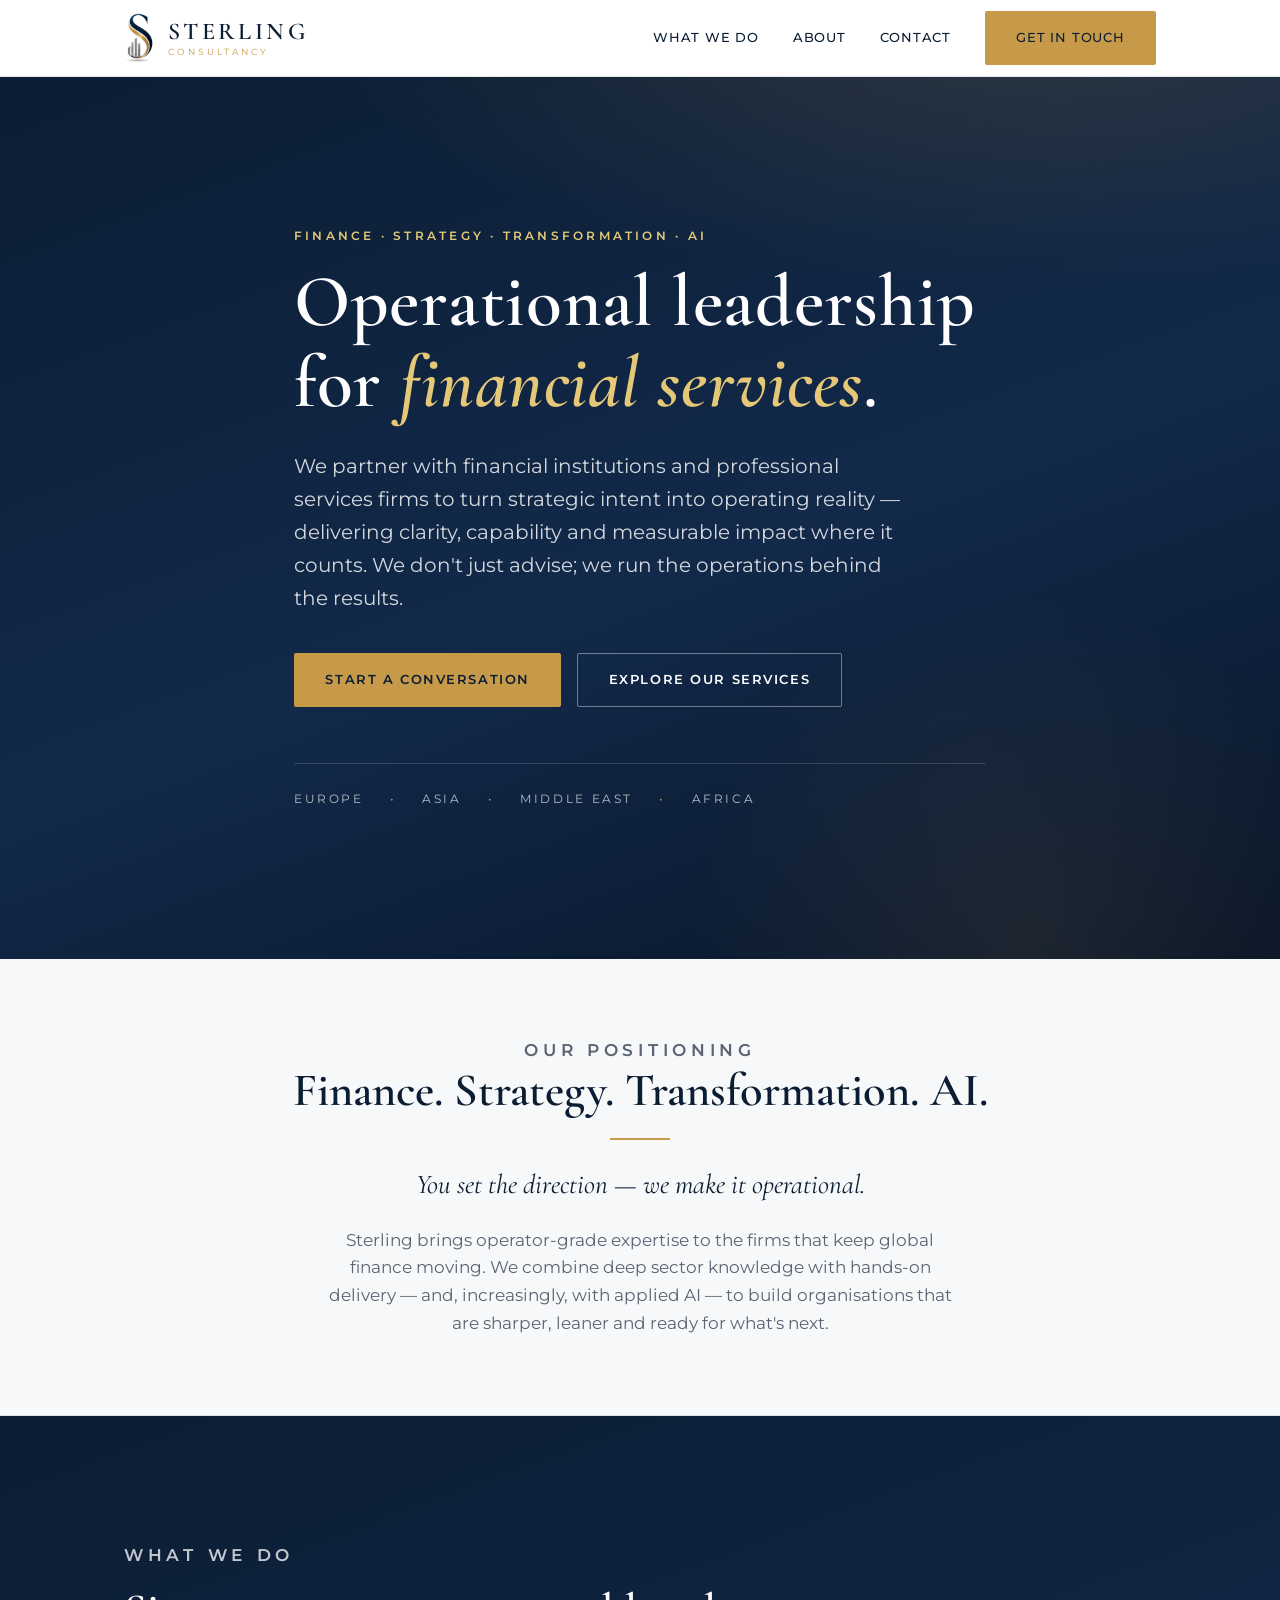
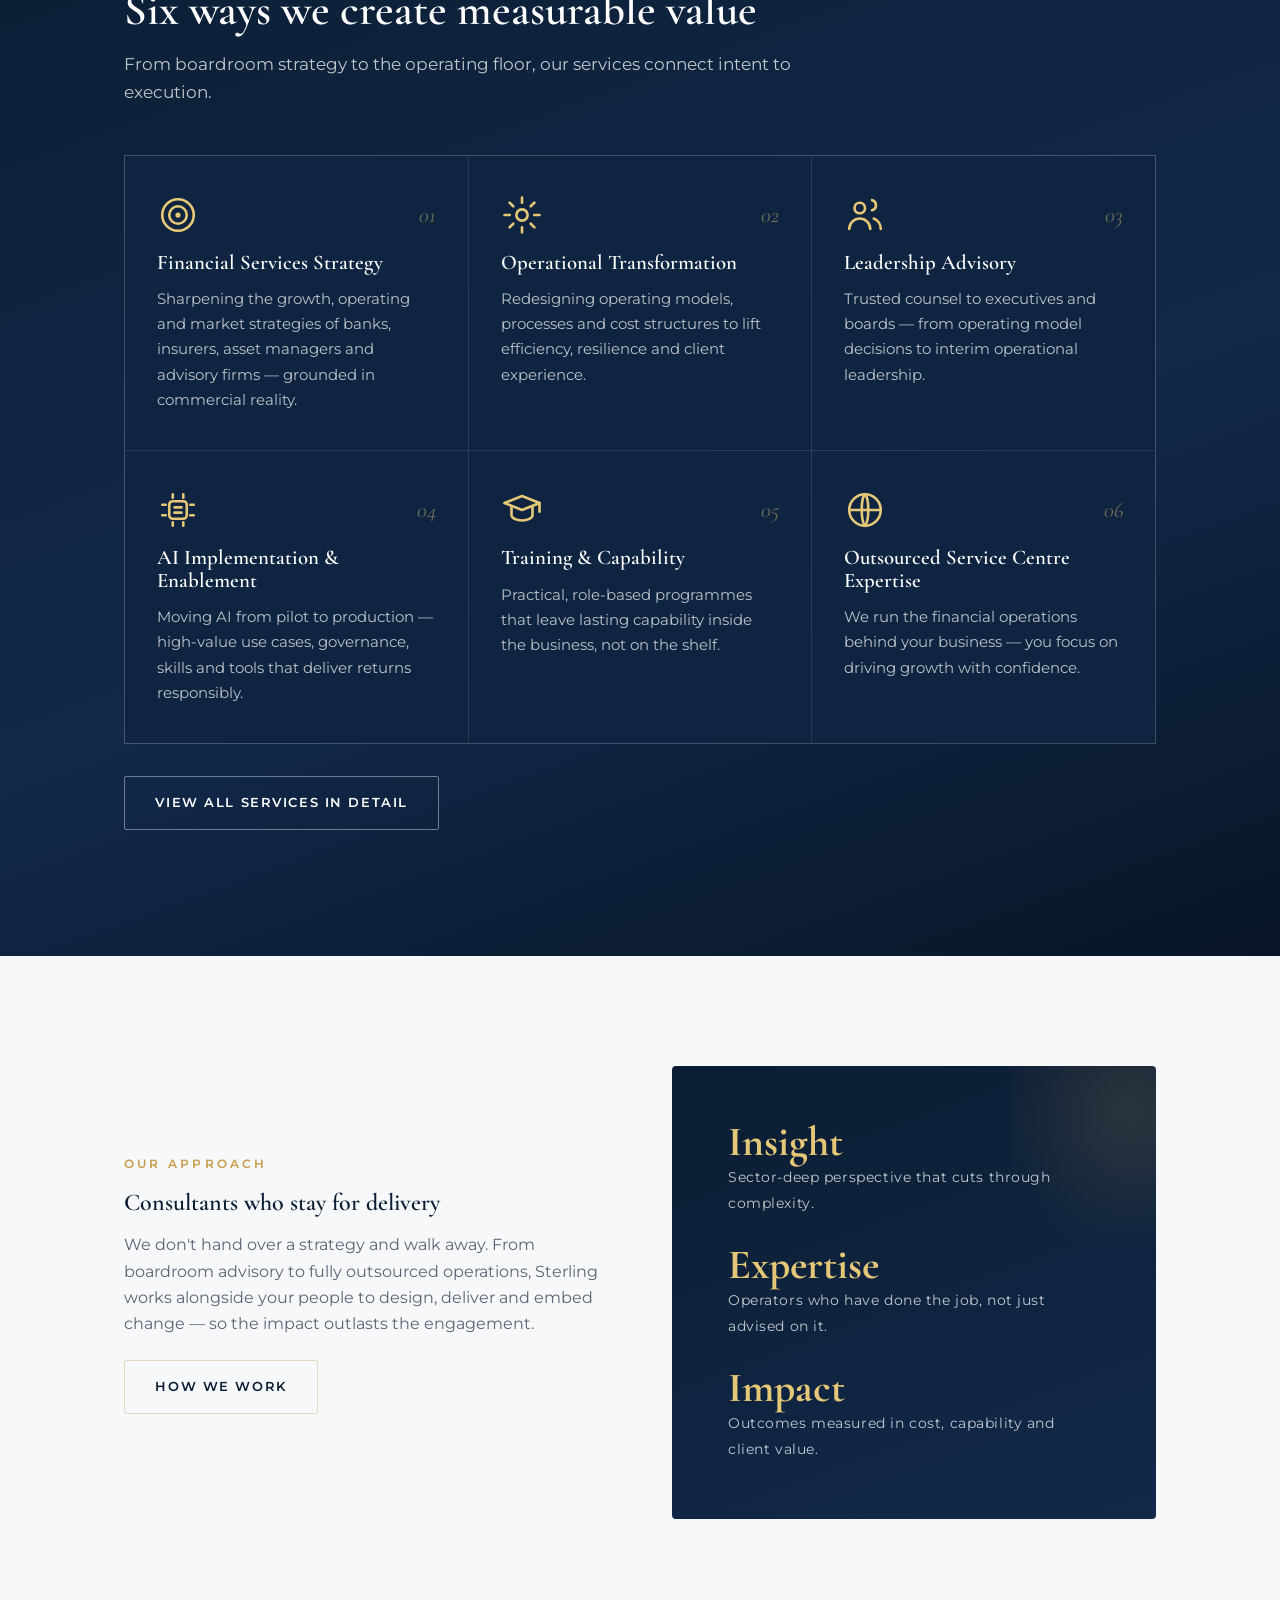
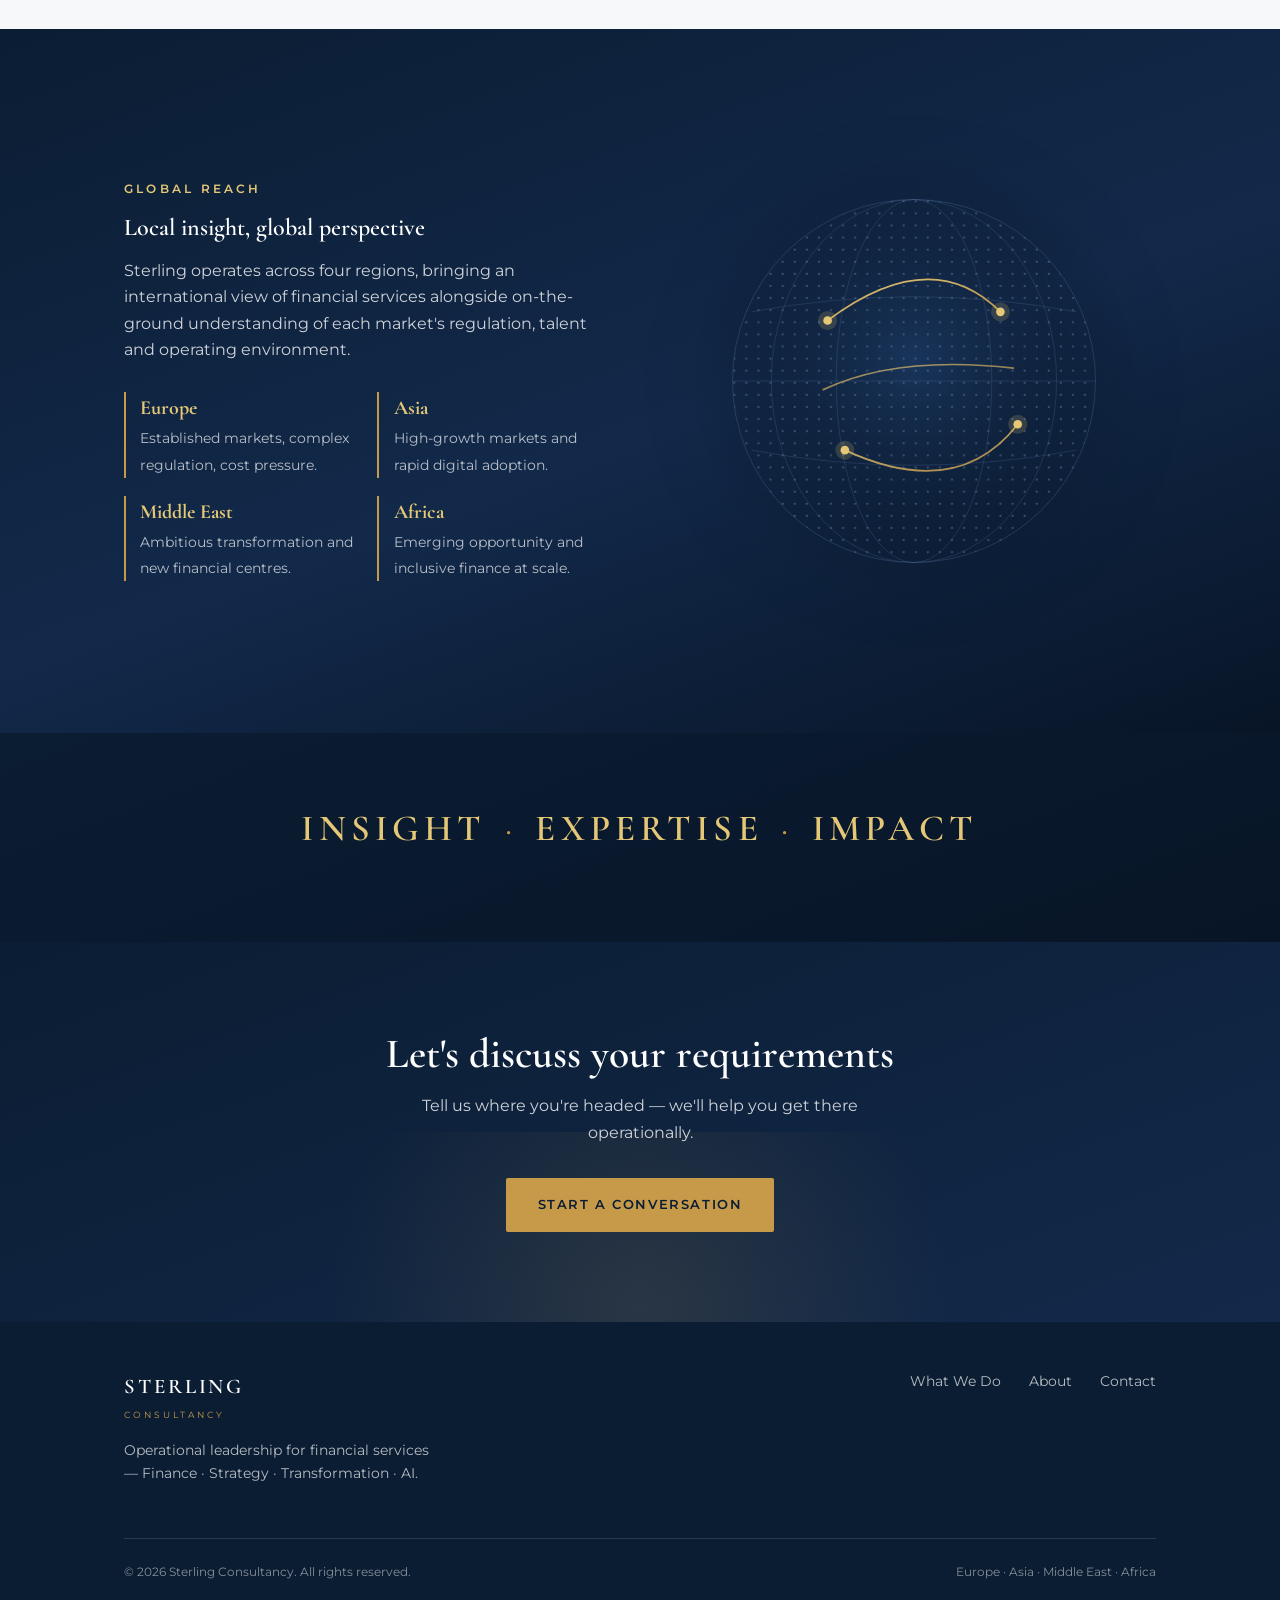
<file: index.html>
<!DOCTYPE html>
<html lang="en">
<head>
  <meta charset="UTF-8" />
  <meta name="viewport" content="width=device-width, initial-scale=1.0" />
  <title>Sterling Consultancy — Operational Leadership for Financial Services</title>
  <meta name="description" content="Sterling Consultancy partners with financial institutions and professional services firms to deliver clarity, capability and measurable impact across strategy, operations, transformation and AI." />
  <link rel="icon" href="assets/logo.png" type="image/png" />
  <link rel="preconnect" href="https://fonts.googleapis.com" />
  <link rel="preconnect" href="https://fonts.gstatic.com" crossorigin />
  <link href="https://fonts.googleapis.com/css2?family=Cormorant+Garamond:ital,wght@0,500;0,600;1,500;1,600&family=Montserrat:wght@400;500;600&display=swap" rel="stylesheet" />
  <link rel="stylesheet" href="assets/styles.css?v=6" />
</head>
<body>

  <!-- ================= HEADER ================= -->
  <header class="site-header">
    <div class="container nav">
      <a class="brand" href="index.html" aria-label="Sterling Consultancy home">
        <img src="assets/logo.png" alt="Sterling Consultancy" class="brand-mark" />
        <span class="brand-text">
          <span class="brand-name">STERLING</span>
          <span class="brand-sub">Consultancy</span>
        </span>
      </a>
      <button class="nav-toggle" type="button" aria-label="Toggle menu" aria-expanded="false"><span></span><span></span><span></span></button>
      <nav class="nav-links" aria-label="Primary">
        <a href="services.html">What We Do</a>
        <a href="about.html">About</a>
        <a href="contact.html">Contact</a>
        <a class="btn btn-gold" href="contact.html">Get in touch</a>
      </nav>
    </div>
  </header>

  <!-- ================= HERO ================= -->
  <section class="hero" id="top">
    <div class="container hero-inner">
      <p class="eyebrow on-dark">Finance · Strategy · Transformation · AI</p>
      <h1>Operational leadership for <span class="accent">financial services</span>.</h1>
      <p class="hero-lead">
        We partner with financial institutions and professional services firms to turn
        strategic intent into operating reality — delivering clarity, capability and
        measurable impact where it counts. We don't just advise; we run the operations
        behind the results.
      </p>
      <div class="hero-cta">
        <a class="btn btn-gold" href="contact.html">Start a conversation</a>
        <a class="btn btn-outline" href="services.html">Explore our services</a>
      </div>
      <div class="hero-regions">
        <span>Europe</span><span>Asia</span><span>Middle East</span><span>Africa</span>
      </div>
    </div>
  </section>

  <!-- ================= POSITIONING ================= -->
  <section class="positioning">
    <div class="container">
      <p class="eyebrow">Our Positioning</p>
      <h2>Finance. Strategy. Transformation. AI.</h2>
      <div class="divider"></div>
      <p class="positioning-line">You set the direction &mdash; we make it operational.</p>
      <p>
        Sterling brings operator-grade expertise to the firms that keep global finance moving.
        We combine deep sector knowledge with hands-on delivery &mdash; and, increasingly, with
        applied AI &mdash; to build organisations that are sharper, leaner and ready for what's next.
      </p>
    </div>
  </section>

  <!-- ================= SERVICES (overview) ================= -->
  <section class="section services-dark" id="services">
    <div class="container">
      <div class="section-head">
        <p class="eyebrow">What We Do</p>
        <h2>Six ways we create measurable value</h2>
        <p>From boardroom strategy to the operating floor, our services connect intent to execution.</p>
      </div>

      <div class="grid cols-3">
        <div class="card">
          <div class="card-top">
            <span class="card-icon"><svg viewBox="0 0 24 24" width="42" height="42" fill="none" stroke="currentColor" stroke-width="1.5" stroke-linecap="round" stroke-linejoin="round"><circle cx="12" cy="12" r="9"/><circle cx="12" cy="12" r="5"/><circle cx="12" cy="12" r="1.5" fill="currentColor" stroke="none"/></svg></span>
            <span class="num">01</span>
          </div>
          <h3>Financial Services Strategy</h3><p>Sharpening the growth, operating and market strategies of banks, insurers, asset managers and advisory firms — grounded in commercial reality.</p>
        </div>
        <div class="card">
          <div class="card-top">
            <span class="card-icon"><svg viewBox="0 0 24 24" width="42" height="42" fill="none" stroke="currentColor" stroke-width="1.5" stroke-linecap="round" stroke-linejoin="round"><circle cx="12" cy="12" r="3.2"/><path d="M12 2v3M12 19v3M2 12h3M19 12h3M4.9 4.9l2.1 2.1M17 17l2.1 2.1M19.1 4.9L17 7M7 17l-2.1 2.1"/></svg></span>
            <span class="num">02</span>
          </div>
          <h3>Operational Transformation</h3><p>Redesigning operating models, processes and cost structures to lift efficiency, resilience and client experience.</p>
        </div>
        <div class="card">
          <div class="card-top">
            <span class="card-icon"><svg viewBox="0 0 24 24" width="42" height="42" fill="none" stroke="currentColor" stroke-width="1.5" stroke-linecap="round" stroke-linejoin="round"><circle cx="9" cy="8" r="3"/><path d="M3 20c0-3.3 2.7-6 6-6s6 2.7 6 6"/><path d="M16 3.5a3 3 0 0 1 0 5.8M21 20c0-2.8-1.7-5.2-4-6"/></svg></span>
            <span class="num">03</span>
          </div>
          <h3>Leadership Advisory</h3><p>Trusted counsel to executives and boards — from operating model decisions to interim operational leadership.</p>
        </div>
        <div class="card">
          <div class="card-top">
            <span class="card-icon"><svg viewBox="0 0 24 24" width="42" height="42" fill="none" stroke="currentColor" stroke-width="1.5" stroke-linecap="round" stroke-linejoin="round"><rect x="7" y="7" width="10" height="10" rx="2"/><path d="M10 10.5h4M10 13.5h4"/><path d="M9 3v2M15 3v2M9 19v2M15 19v2M3 9h2M3 15h2M19 9h2M19 15h2"/></svg></span>
            <span class="num">04</span>
          </div>
          <h3>AI Implementation &amp; Enablement</h3><p>Moving AI from pilot to production — high-value use cases, governance, skills and tools that deliver returns responsibly.</p>
        </div>
        <div class="card">
          <div class="card-top">
            <span class="card-icon"><svg viewBox="0 0 24 24" width="42" height="42" fill="none" stroke="currentColor" stroke-width="1.5" stroke-linecap="round" stroke-linejoin="round"><path d="M2 8l10-4 10 4-10 4L2 8z"/><path d="M6 10v5c0 1.5 2.7 3 6 3s6-1.5 6-3v-5"/><path d="M22 8v5"/></svg></span>
            <span class="num">05</span>
          </div>
          <h3>Training &amp; Capability</h3><p>Practical, role-based programmes that leave lasting capability inside the business, not on the shelf.</p>
        </div>
        <div class="card">
          <div class="card-top">
            <span class="card-icon"><svg viewBox="0 0 24 24" width="42" height="42" fill="none" stroke="currentColor" stroke-width="1.5" stroke-linecap="round" stroke-linejoin="round"><circle cx="12" cy="12" r="9"/><path d="M3 12h18M12 3c2.5 2.5 2.5 15 0 18M12 3c-2.5 2.5-2.5 15 0 18"/></svg></span>
            <span class="num">06</span>
          </div>
          <h3>Outsourced Service Centre Expertise</h3><p>We run the financial operations behind your business — you focus on driving growth with confidence.</p>
        </div>
      </div>
      <p style="margin-top:2rem;"><a class="btn btn-outline" href="services.html">View all services in detail</a></p>
    </div>
  </section>

  <!-- ================= APPROACH TEASER ================= -->
  <section class="section alt" id="approach">
    <div class="container split">
      <div>
        <p class="eyebrow">Our Approach</p>
        <h2>Consultants who stay for delivery</h2>
        <p style="color:var(--muted); margin-top:1rem;">
          We don't hand over a strategy and walk away. From boardroom advisory to fully
          outsourced operations, Sterling works alongside your people to design, deliver and
          embed change &mdash; so the impact outlasts the engagement.
        </p>
        <p style="margin-top:1.4rem;"><a class="btn btn-outline-dark" href="about.html">How we work</a></p>
      </div>
      <div class="panel">
        <div class="stat"><b>Insight</b><span>Sector-deep perspective that cuts through complexity.</span></div>
        <div class="stat"><b>Expertise</b><span>Operators who have done the job, not just advised on it.</span></div>
        <div class="stat"><b>Impact</b><span>Outcomes measured in cost, capability and client value.</span></div>
      </div>
    </div>
  </section>

  <!-- ================= GLOBAL REACH ================= -->
  <section class="section reach" id="reach">
    <div class="container split">
      <div>
        <p class="eyebrow">Global Reach</p>
        <h2>Local insight, global perspective</h2>
        <p class="lead-copy">
          Sterling operates across four regions, bringing an international view of financial
          services alongside on-the-ground understanding of each market's regulation, talent
          and operating environment.
        </p>
        <ul class="reach-regions">
          <li><b>Europe</b><span>Established markets, complex regulation, cost pressure.</span></li>
          <li><b>Asia</b><span>High-growth markets and rapid digital adoption.</span></li>
          <li><b>Middle East</b><span>Ambitious transformation and new financial centres.</span></li>
          <li><b>Africa</b><span>Emerging opportunity and inclusive finance at scale.</span></li>
        </ul>
      </div>
      <div>
        <img class="reach-globe" src="assets/globe.svg" alt="Stylised globe showing Sterling's reach across Europe, Asia, the Middle East and Africa" />
      </div>
    </div>
  </section>

  <!-- ================= IMPACT BAND ================= -->
  <section class="band">
    <div class="container">
      <p class="words"><b>Insight</b><span class="dot">·</span><b>Expertise</b><span class="dot">·</span><b>Impact</b></p>
    </div>
  </section>

  <!-- ================= CTA ================= -->
  <section class="cta">
    <div class="container">
      <h2>Let's discuss your requirements</h2>
      <p>Tell us where you're headed — we'll help you get there operationally.</p>
      <a class="btn btn-gold" href="contact.html">Start a conversation</a>
    </div>
  </section>

  <!-- ================= FOOTER ================= -->
  <footer class="site-footer">
    <div class="container">
      <div class="footer-grid">
        <div class="footer-brand">
          <span class="brand-name">STERLING</span>
          <div class="brand-sub">Consultancy</div>
          <p style="margin-top:1rem; max-width:320px;">Operational leadership for financial services — Finance · Strategy · Transformation · AI.</p>
        </div>
        <nav class="footer-links" aria-label="Footer">
          <a href="services.html">What We Do</a>
          <a href="about.html">About</a>
          <a href="contact.html">Contact</a>
        </nav>
      </div>
      <div class="footer-bottom">
        <span>&copy; 2026 Sterling Consultancy. All rights reserved.</span>
        <span>Europe · Asia · Middle East · Africa</span>
      </div>
    </div>
  </footer>

  <script src="assets/nav.js?v=1" defer></script>
</body>
</html>
</file>
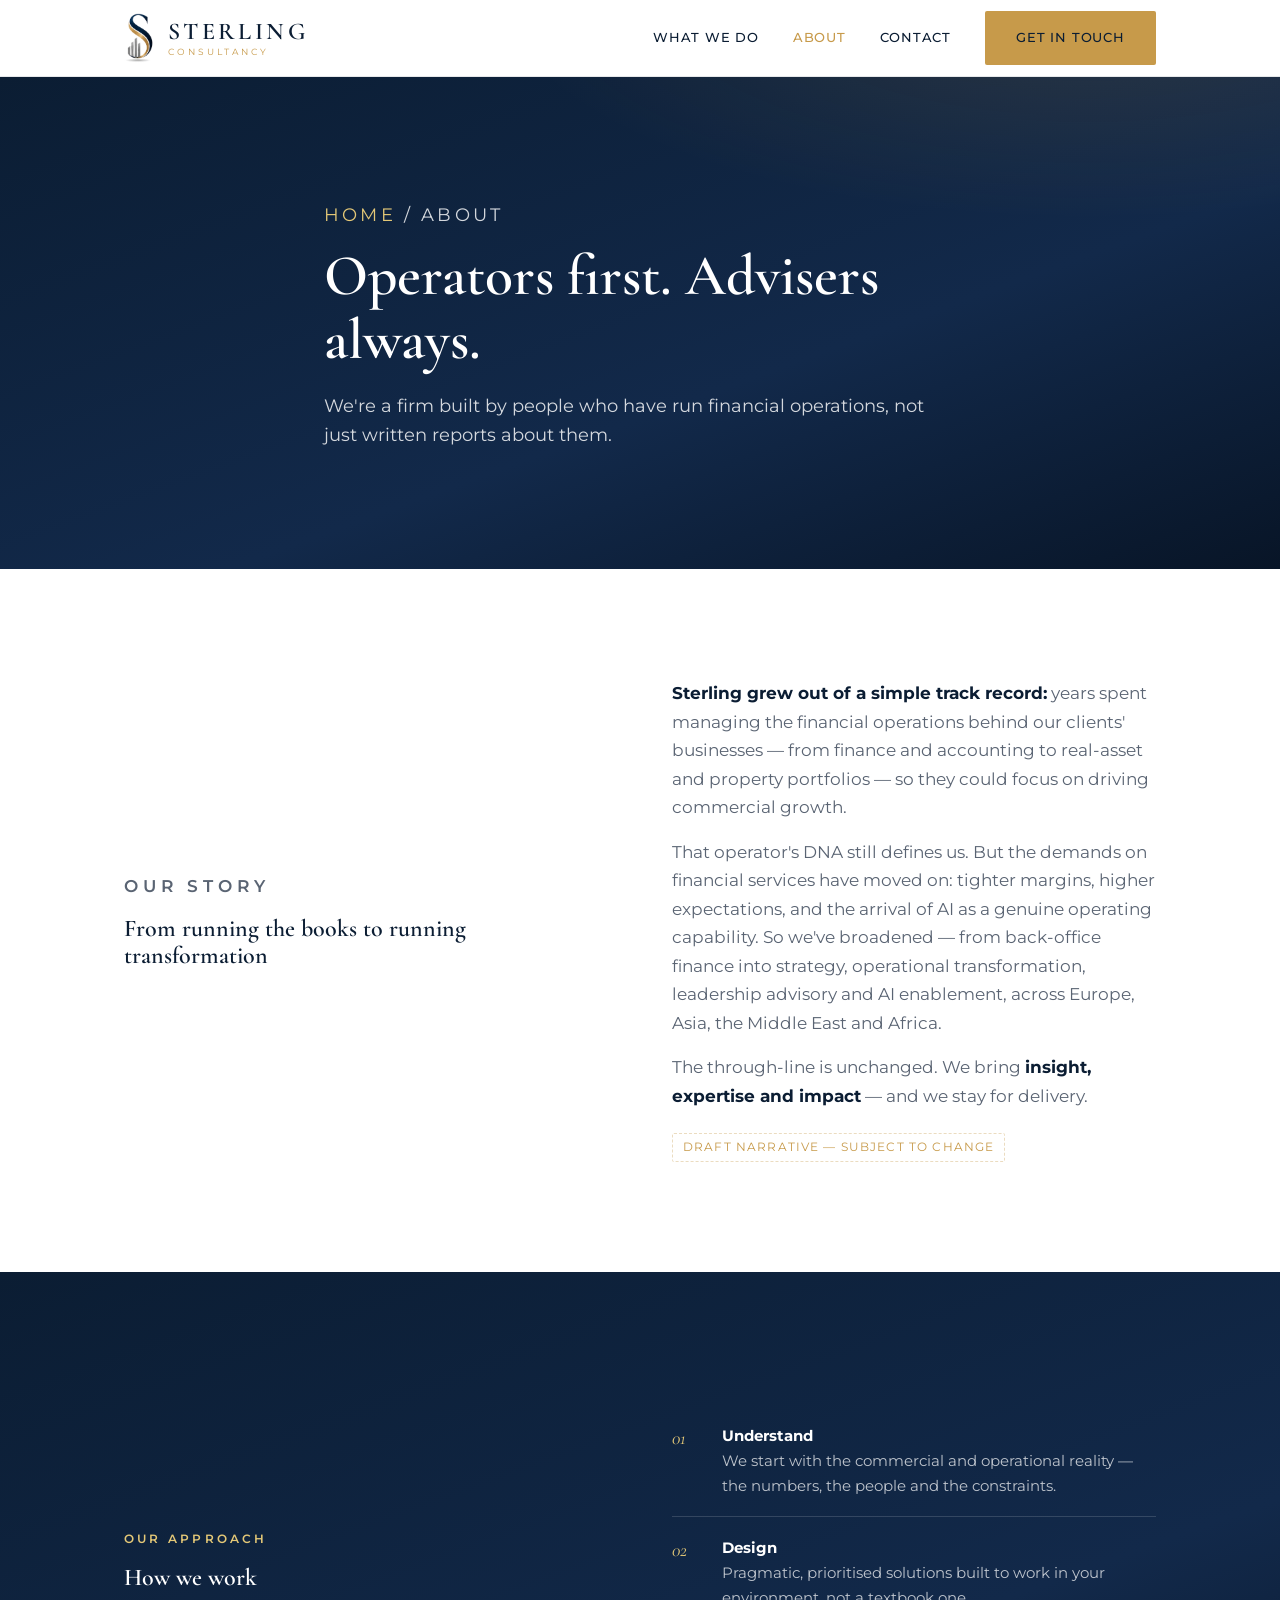
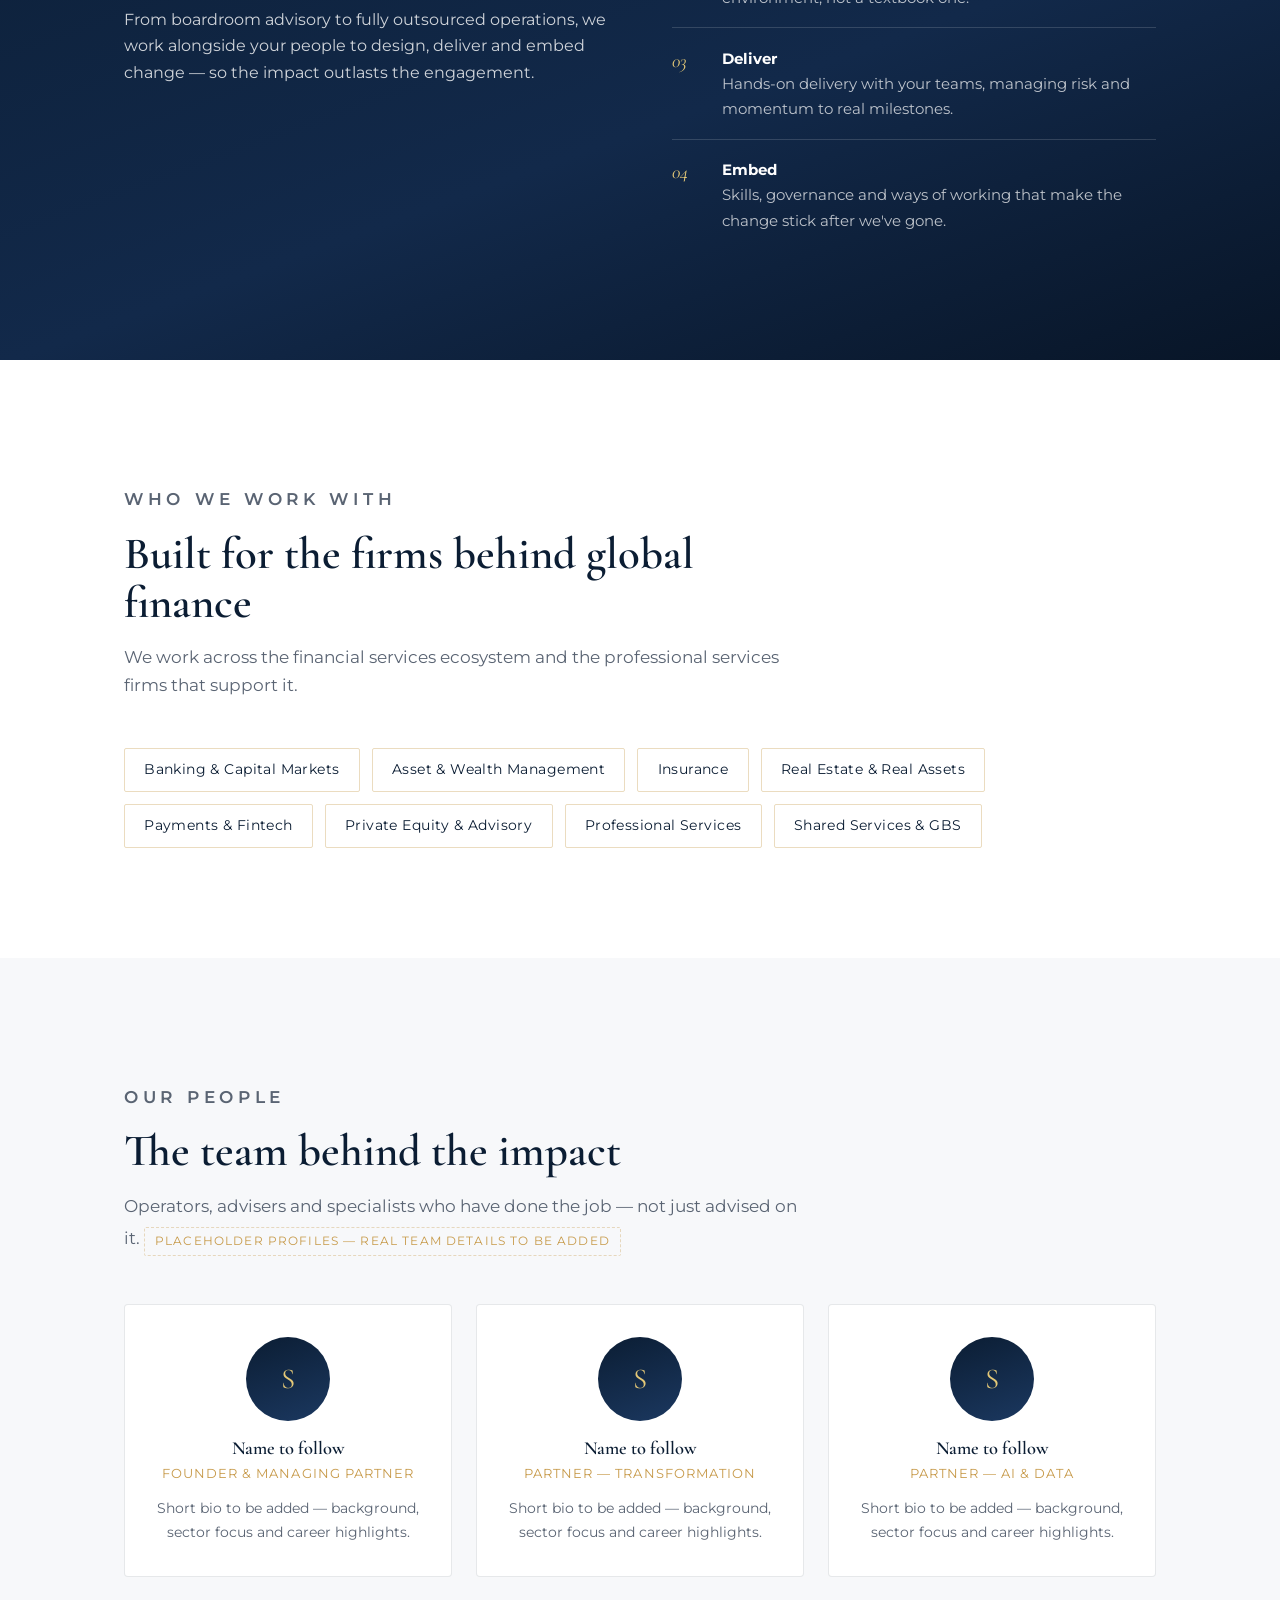
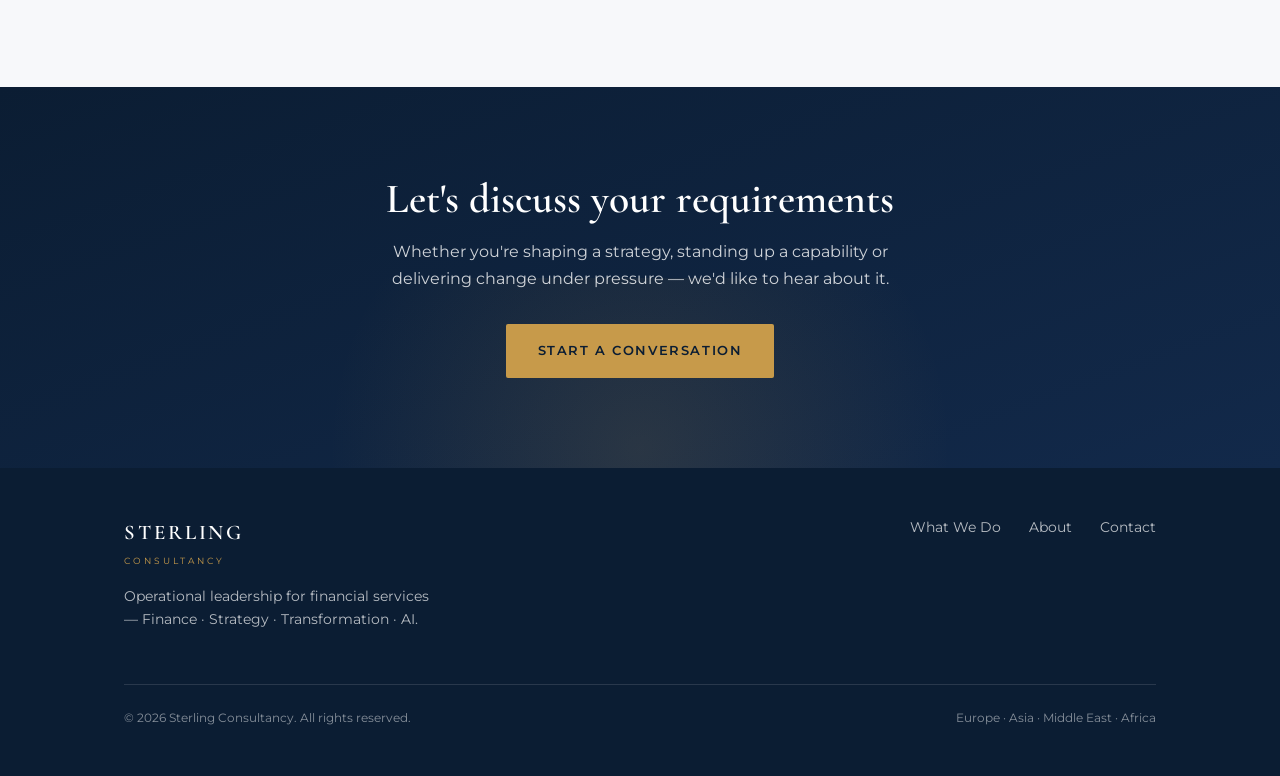
<file: about.html>
<!DOCTYPE html>
<html lang="en">
<head>
  <meta charset="UTF-8" />
  <meta name="viewport" content="width=device-width, initial-scale=1.0" />
  <title>About — Sterling Consultancy</title>
  <meta name="description" content="Sterling Consultancy is an operator-led firm bringing insight, expertise and impact to financial services — with heritage in running financial operations and real-asset finance, now spanning strategy, transformation and AI." />
  <link rel="icon" href="assets/logo.png" type="image/png" />
  <link rel="preconnect" href="https://fonts.googleapis.com" />
  <link rel="preconnect" href="https://fonts.gstatic.com" crossorigin />
  <link href="https://fonts.googleapis.com/css2?family=Cormorant+Garamond:ital,wght@0,500;0,600;1,500;1,600&family=Montserrat:wght@400;500;600&display=swap" rel="stylesheet" />
  <link rel="stylesheet" href="assets/styles.css?v=6" />
</head>
<body>

  <header class="site-header">
    <div class="container nav">
      <a class="brand" href="index.html" aria-label="Sterling Consultancy home">
        <img src="assets/logo.png" alt="Sterling Consultancy" class="brand-mark" />
        <span class="brand-text"><span class="brand-name">STERLING</span><span class="brand-sub">Consultancy</span></span>
      </a>
      <button class="nav-toggle" type="button" aria-label="Toggle menu" aria-expanded="false"><span></span><span></span><span></span></button>
      <nav class="nav-links" aria-label="Primary">
        <a href="services.html">What We Do</a>
        <a href="about.html" class="active" aria-current="page">About</a>
        <a href="contact.html">Contact</a>
        <a class="btn btn-gold" href="contact.html">Get in touch</a>
      </nav>
    </div>
  </header>

  <!-- ================= PAGE HERO ================= -->
  <section class="page-hero">
    <div class="container page-hero-inner">
      <p class="breadcrumb"><a href="index.html">Home</a> / About</p>
      <h1>Operators first. Advisers always.</h1>
      <p>We're a firm built by people who have run financial operations, not just written reports about them.</p>
    </div>
  </section>

  <!-- ================= STORY ================= -->
  <section class="section story">
    <div class="container split">
      <div>
        <p class="eyebrow">Our Story</p>
        <h2>From running the books to running transformation</h2>
      </div>
      <div>
        <p><strong>Sterling grew out of a simple track record:</strong> years spent managing the financial operations behind our clients' businesses — from finance and accounting to real-asset and property portfolios — so they could focus on driving commercial growth.</p>
        <p>That operator's DNA still defines us. But the demands on financial services have moved on: tighter margins, higher expectations, and the arrival of AI as a genuine operating capability. So we've broadened — from back-office finance into strategy, operational transformation, leadership advisory and AI enablement, across Europe, Asia, the Middle East and Africa.</p>
        <p>The through-line is unchanged. We bring <strong>insight, expertise and impact</strong> — and we stay for delivery.</p>
        <span class="subject-note">Draft narrative — subject to change</span>
      </div>
    </div>
  </section>

  <!-- ================= APPROACH ================= -->
  <section class="section dark" id="approach">
    <div class="container split">
      <div>
        <p class="eyebrow">Our Approach</p>
        <h2>How we work</h2>
        <p style="margin-top:1rem;">
          From boardroom advisory to fully outsourced operations, we work alongside your people
          to design, deliver and embed change — so the impact outlasts the engagement.
        </p>
      </div>
      <div>
        <ul class="approach-list">
          <li><span class="step">01</span><span><strong>Understand</strong><span>We start with the commercial and operational reality — the numbers, the people and the constraints.</span></span></li>
          <li><span class="step">02</span><span><strong>Design</strong><span>Pragmatic, prioritised solutions built to work in your environment, not a textbook one.</span></span></li>
          <li><span class="step">03</span><span><strong>Deliver</strong><span>Hands-on delivery with your teams, managing risk and momentum to real milestones.</span></span></li>
          <li><span class="step">04</span><span><strong>Embed</strong><span>Skills, governance and ways of working that make the change stick after we've gone.</span></span></li>
        </ul>
      </div>
    </div>
  </section>

  <!-- ================= SECTORS ================= -->
  <section class="section" id="sectors">
    <div class="container">
      <div class="section-head">
        <p class="eyebrow">Who We Work With</p>
        <h2>Built for the firms behind global finance</h2>
        <p>We work across the financial services ecosystem and the professional services firms that support it.</p>
      </div>
      <div class="tags">
        <span class="tag">Banking &amp; Capital Markets</span>
        <span class="tag">Asset &amp; Wealth Management</span>
        <span class="tag">Insurance</span>
        <span class="tag">Real Estate &amp; Real Assets</span>
        <span class="tag">Payments &amp; Fintech</span>
        <span class="tag">Private Equity &amp; Advisory</span>
        <span class="tag">Professional Services</span>
        <span class="tag">Shared Services &amp; GBS</span>
      </div>
    </div>
  </section>

  <!-- ================= TEAM (placeholder) ================= -->
  <section class="section alt" id="team">
    <div class="container">
      <div class="section-head">
        <p class="eyebrow">Our People</p>
        <h2>The team behind the impact</h2>
        <p>Operators, advisers and specialists who have done the job — not just advised on it.
          <span class="subject-note">Placeholder profiles — real team details to be added</span>
        </p>
      </div>
      <div class="team-grid">
        <div class="team-card">
          <div class="team-avatar">S</div>
          <h3>Name to follow</h3>
          <div class="role">Founder &amp; Managing Partner</div>
          <p>Short bio to be added — background, sector focus and career highlights.</p>
        </div>
        <div class="team-card">
          <div class="team-avatar">S</div>
          <h3>Name to follow</h3>
          <div class="role">Partner — Transformation</div>
          <p>Short bio to be added — background, sector focus and career highlights.</p>
        </div>
        <div class="team-card">
          <div class="team-avatar">S</div>
          <h3>Name to follow</h3>
          <div class="role">Partner — AI &amp; Data</div>
          <p>Short bio to be added — background, sector focus and career highlights.</p>
        </div>
      </div>
    </div>
  </section>

  <!-- ================= CTA ================= -->
  <section class="cta">
    <div class="container">
      <h2>Let's discuss your requirements</h2>
      <p>Whether you're shaping a strategy, standing up a capability or delivering change under pressure — we'd like to hear about it.</p>
      <a class="btn btn-gold" href="contact.html">Start a conversation</a>
    </div>
  </section>

  <footer class="site-footer">
    <div class="container">
      <div class="footer-grid">
        <div class="footer-brand">
          <span class="brand-name">STERLING</span><div class="brand-sub">Consultancy</div>
          <p style="margin-top:1rem; max-width:320px;">Operational leadership for financial services — Finance · Strategy · Transformation · AI.</p>
        </div>
        <nav class="footer-links" aria-label="Footer">
          <a href="services.html">What We Do</a>
          <a href="about.html">About</a>
          <a href="contact.html">Contact</a>
        </nav>
      </div>
      <div class="footer-bottom">
        <span>&copy; 2026 Sterling Consultancy. All rights reserved.</span>
        <span>Europe · Asia · Middle East · Africa</span>
      </div>
    </div>
  </footer>

  <script src="assets/nav.js?v=1" defer></script>
</body>
</html>
</file>
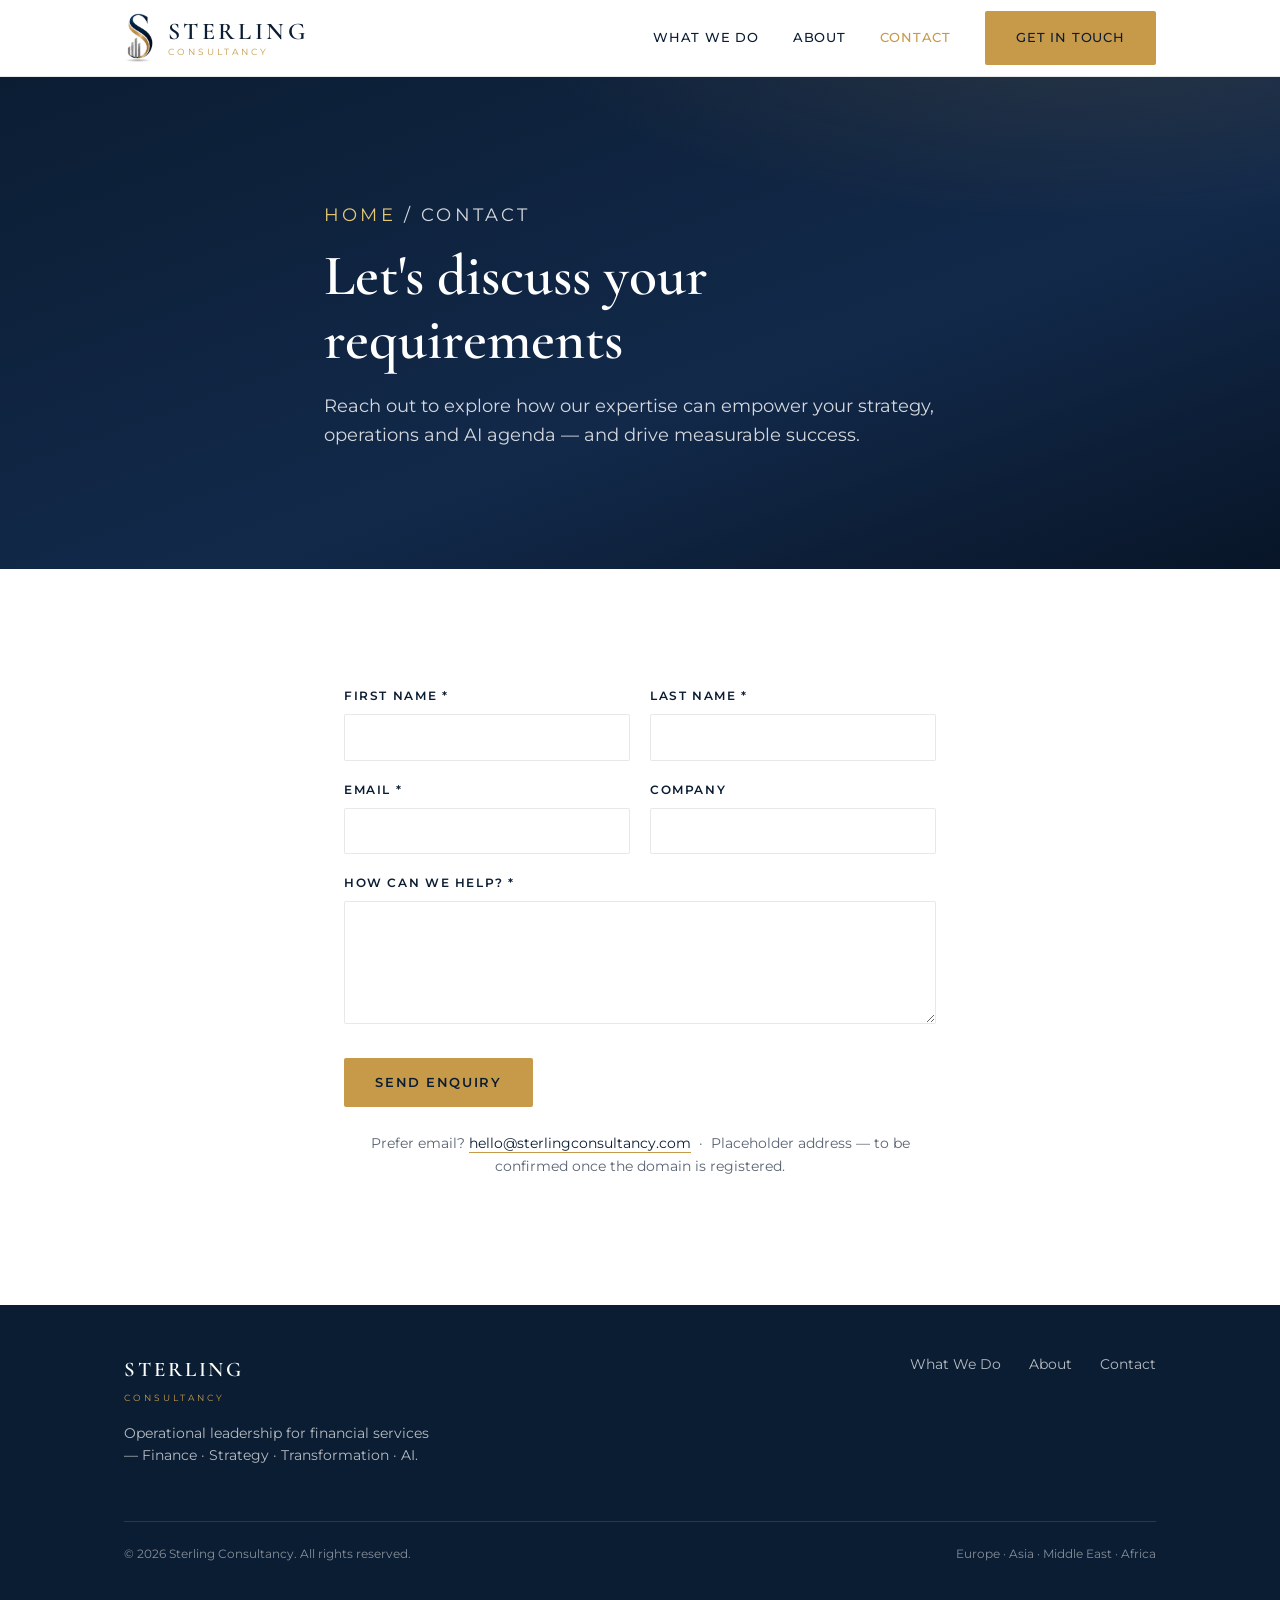
<file: contact.html>
<!DOCTYPE html>
<html lang="en">
<head>
  <meta charset="UTF-8" />
  <meta name="viewport" content="width=device-width, initial-scale=1.0" />
  <title>Contact — Sterling Consultancy</title>
  <meta name="description" content="Get in touch with Sterling Consultancy to discuss your strategy, operations and AI agenda across financial services." />
  <link rel="icon" href="assets/logo.png" type="image/png" />
  <link rel="preconnect" href="https://fonts.googleapis.com" />
  <link rel="preconnect" href="https://fonts.gstatic.com" crossorigin />
  <link href="https://fonts.googleapis.com/css2?family=Cormorant+Garamond:ital,wght@0,500;0,600;1,500;1,600&family=Montserrat:wght@400;500;600&display=swap" rel="stylesheet" />
  <link rel="stylesheet" href="assets/styles.css?v=6" />
</head>
<body>

  <header class="site-header">
    <div class="container nav">
      <a class="brand" href="index.html" aria-label="Sterling Consultancy home">
        <img src="assets/logo.png" alt="Sterling Consultancy" class="brand-mark" />
        <span class="brand-text"><span class="brand-name">STERLING</span><span class="brand-sub">Consultancy</span></span>
      </a>
      <button class="nav-toggle" type="button" aria-label="Toggle menu" aria-expanded="false"><span></span><span></span><span></span></button>
      <nav class="nav-links" aria-label="Primary">
        <a href="services.html">What We Do</a>
        <a href="about.html">About</a>
        <a href="contact.html" class="active" aria-current="page">Contact</a>
        <a class="btn btn-gold" href="contact.html">Get in touch</a>
      </nav>
    </div>
  </header>

  <!-- ================= PAGE HERO ================= -->
  <section class="page-hero">
    <div class="container page-hero-inner">
      <p class="breadcrumb"><a href="index.html">Home</a> / Contact</p>
      <h1>Let's discuss your requirements</h1>
      <p>Reach out to explore how our expertise can empower your strategy, operations and AI agenda — and drive measurable success.</p>
    </div>
  </section>

  <!-- ================= CONTACT FORM ================= -->
  <section class="section contact">
    <div class="container contact-inner">
      <!--
        NOTE: this form needs an endpoint to actually send.
        Two zero-backend options once hosting is chosen:
          • Netlify Forms  -> add `netlify` to the <form> tag (works automatically on Netlify)
          • Formspree      -> set action="https://formspree.io/f/XXXX" and method="POST"
        Until then it falls back to opening the visitor's email client (see script at page end).
      -->
      <form class="contact-form" id="contact-form" action="#" method="POST" novalidate>
        <div class="field-row">
          <label class="field"><span>First name *</span><input type="text" name="first_name" required autocomplete="given-name" /></label>
          <label class="field"><span>Last name *</span><input type="text" name="last_name" required autocomplete="family-name" /></label>
        </div>
        <div class="field-row">
          <label class="field"><span>Email *</span><input type="email" name="email" required autocomplete="email" /></label>
          <label class="field"><span>Company</span><input type="text" name="company" autocomplete="organization" /></label>
        </div>
        <label class="field"><span>How can we help? *</span><textarea name="message" rows="5" required></textarea></label>
        <button class="btn btn-gold" type="submit">Send enquiry</button>
      </form>

      <p class="contact-note">
        Prefer email? <a href="mailto:hello@sterlingconsultancy.com">hello@sterlingconsultancy.com</a>
        &nbsp;·&nbsp; Placeholder address &mdash; to be confirmed once the domain is registered.
      </p>
    </div>
  </section>

  <footer class="site-footer">
    <div class="container">
      <div class="footer-grid">
        <div class="footer-brand">
          <span class="brand-name">STERLING</span><div class="brand-sub">Consultancy</div>
          <p style="margin-top:1rem; max-width:320px;">Operational leadership for financial services — Finance · Strategy · Transformation · AI.</p>
        </div>
        <nav class="footer-links" aria-label="Footer">
          <a href="services.html">What We Do</a>
          <a href="about.html">About</a>
          <a href="contact.html">Contact</a>
        </nav>
      </div>
      <div class="footer-bottom">
        <span>&copy; 2026 Sterling Consultancy. All rights reserved.</span>
        <span>Europe · Asia · Middle East · Africa</span>
      </div>
    </div>
  </footer>

  <script>
    (function () {
      var form = document.getElementById('contact-form');
      if (!form || form.getAttribute('action') !== '#') return;
      form.addEventListener('submit', function (e) {
        e.preventDefault();
        if (!form.reportValidity()) return;
        var d = new FormData(form);
        var subject = 'Website enquiry — ' + (d.get('first_name') || '') + ' ' + (d.get('last_name') || '');
        var body =
          'Name: ' + (d.get('first_name') || '') + ' ' + (d.get('last_name') || '') + '\n' +
          'Email: ' + (d.get('email') || '') + '\n' +
          'Company: ' + (d.get('company') || '') + '\n\n' +
          (d.get('message') || '');
        window.location.href = 'mailto:hello@sterlingconsultancy.com'
          + '?subject=' + encodeURIComponent(subject)
          + '&body=' + encodeURIComponent(body);
      });
    })();
  </script>

  <script src="assets/nav.js?v=1" defer></script>
</body>
</html>
</file>
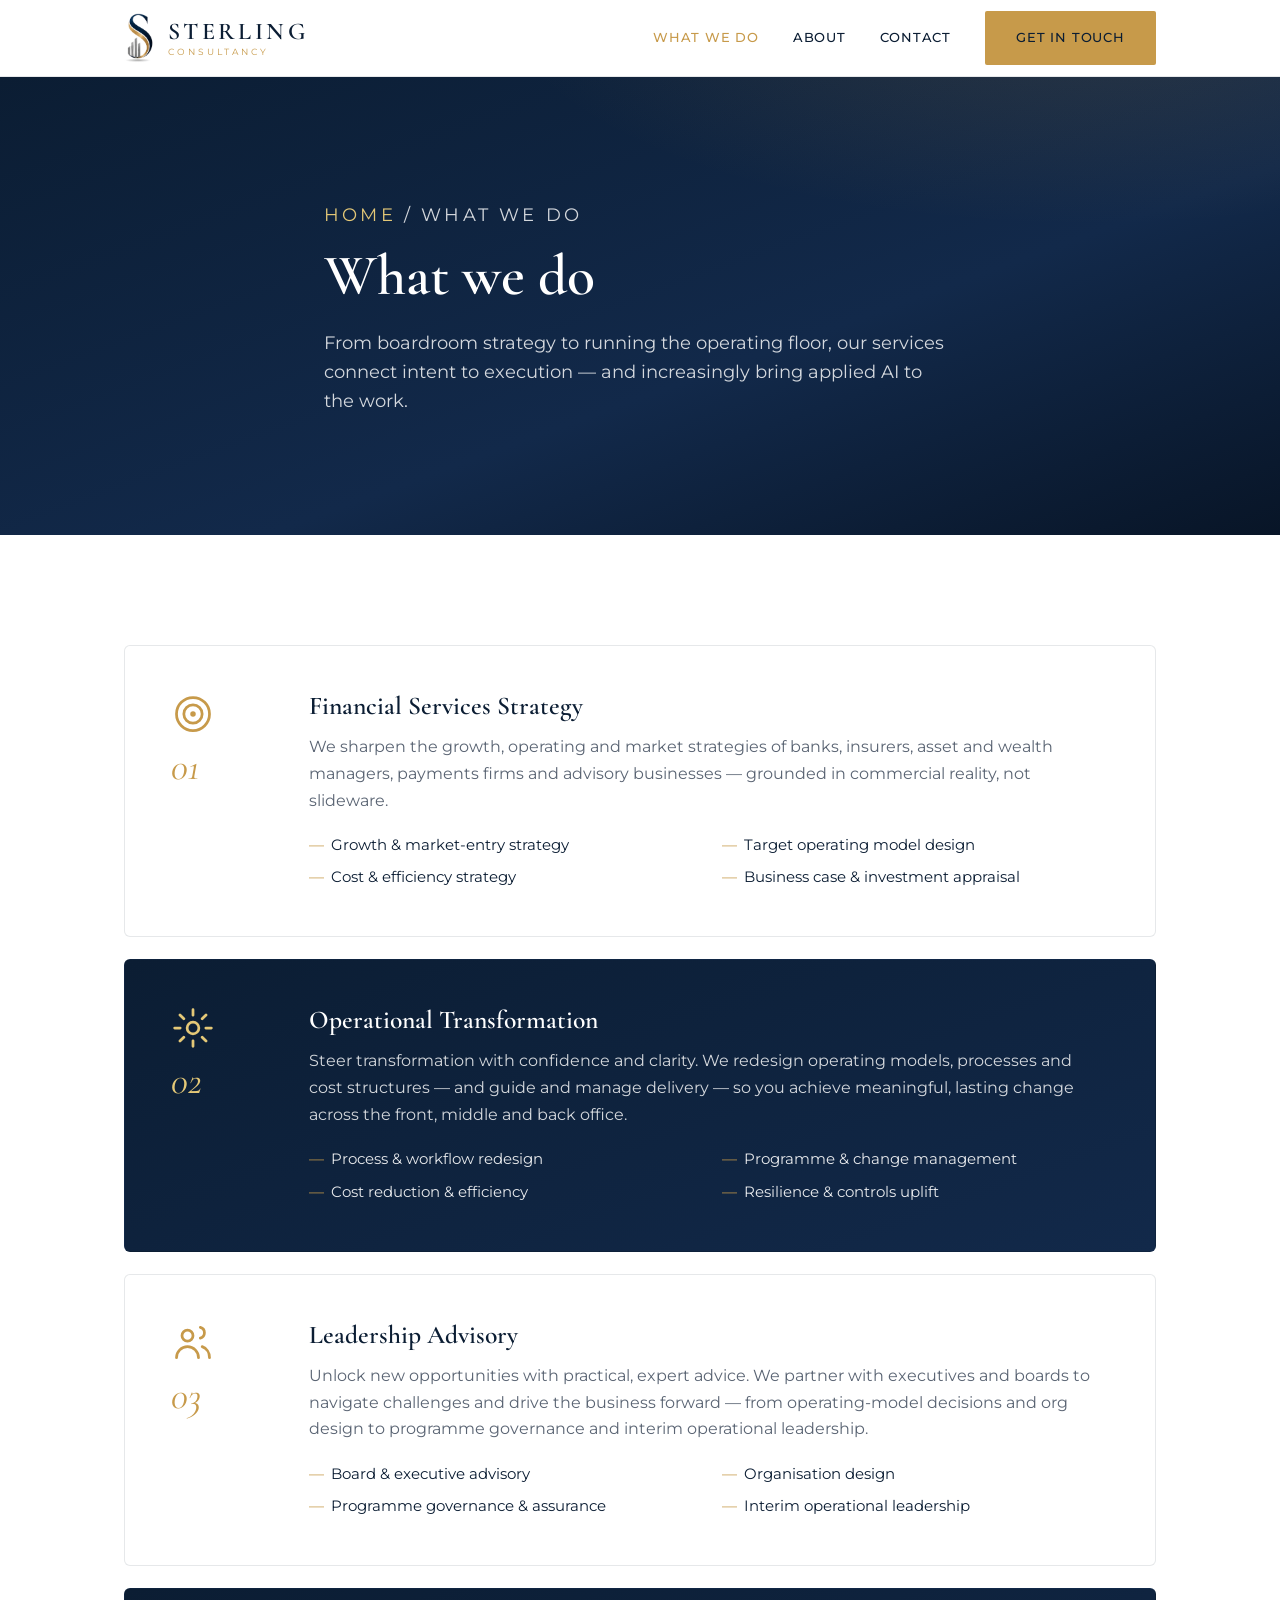
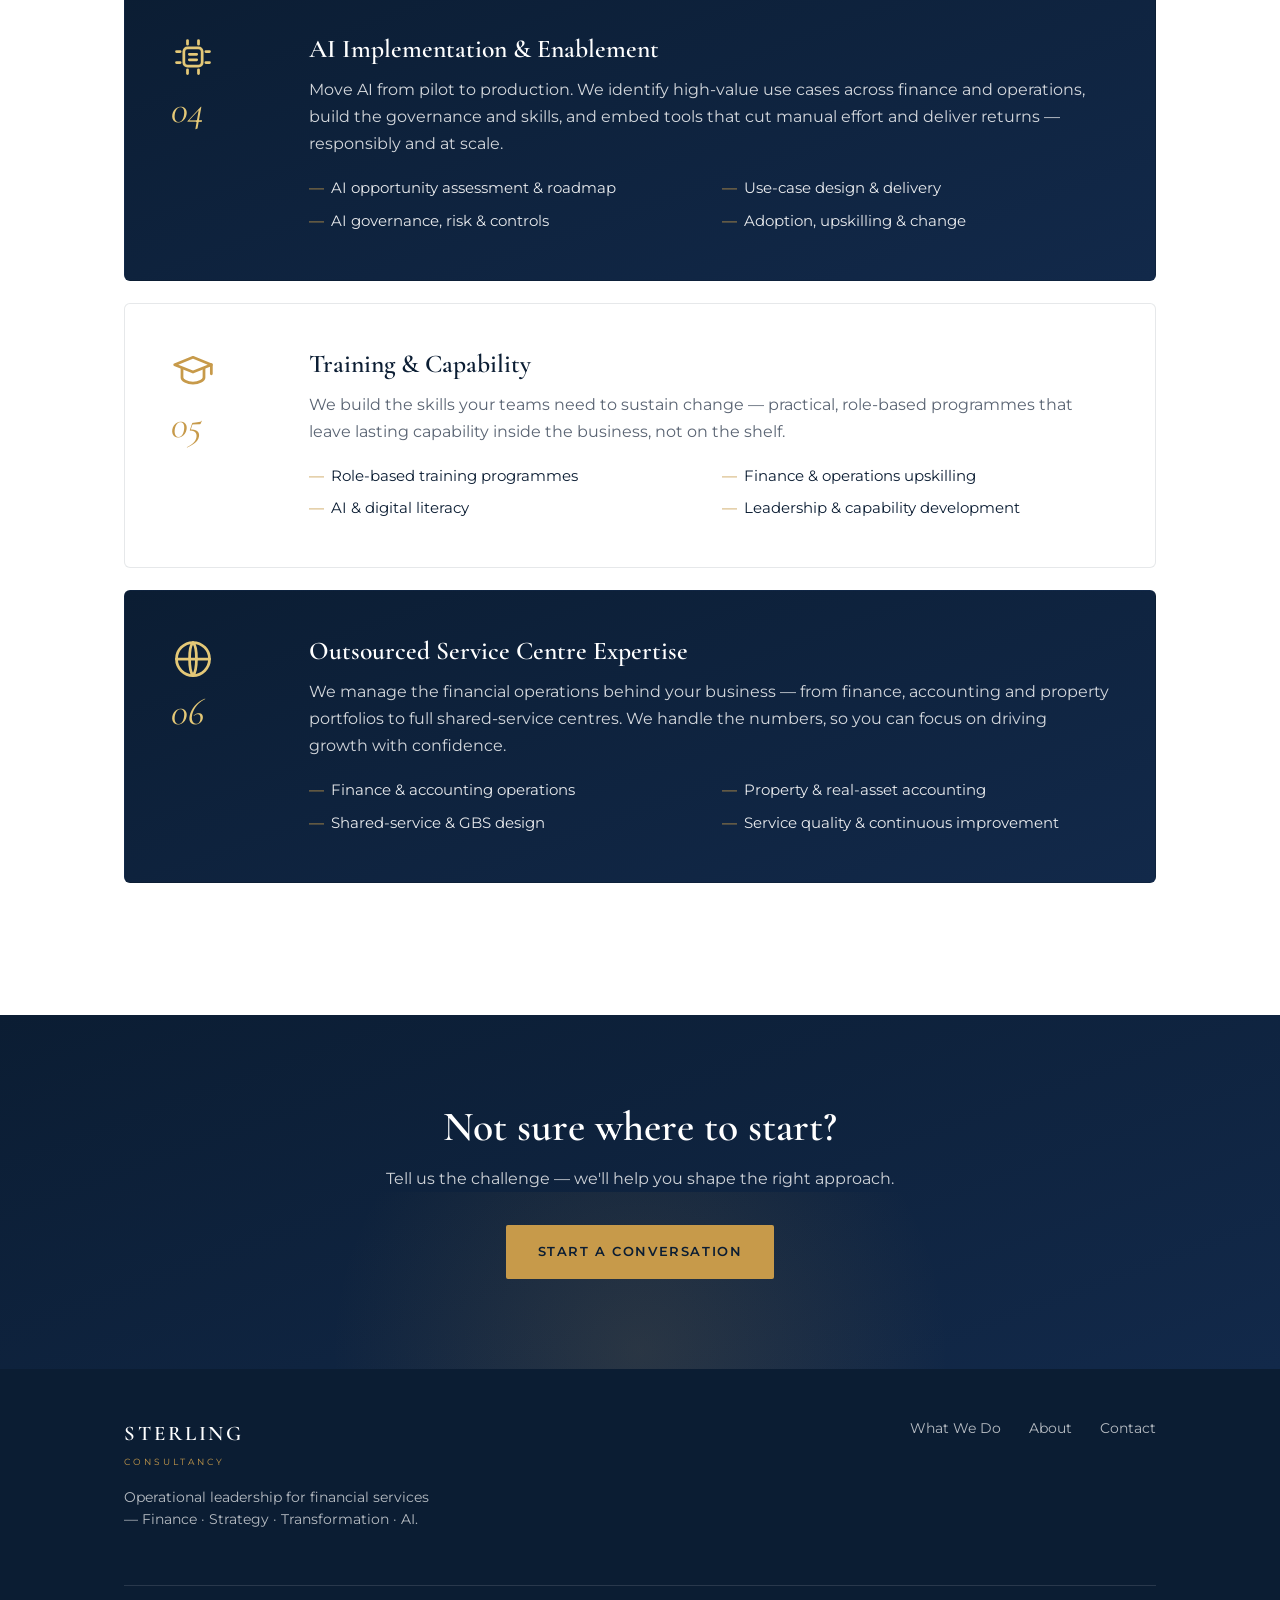
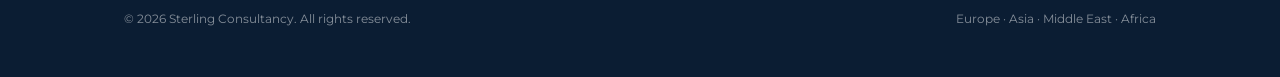
<file: services.html>
<!DOCTYPE html>
<html lang="en">
<head>
  <meta charset="UTF-8" />
  <meta name="viewport" content="width=device-width, initial-scale=1.0" />
  <title>What We Do — Sterling Consultancy</title>
  <meta name="description" content="Sterling Consultancy's services: financial services strategy, operational transformation, leadership advisory, AI implementation, training & capability, and outsourced service centre expertise." />
  <link rel="icon" href="assets/logo.png" type="image/png" />
  <link rel="preconnect" href="https://fonts.googleapis.com" />
  <link rel="preconnect" href="https://fonts.gstatic.com" crossorigin />
  <link href="https://fonts.googleapis.com/css2?family=Cormorant+Garamond:ital,wght@0,500;0,600;1,500;1,600&family=Montserrat:wght@400;500;600&display=swap" rel="stylesheet" />
  <link rel="stylesheet" href="assets/styles.css?v=6" />
</head>
<body>

  <header class="site-header">
    <div class="container nav">
      <a class="brand" href="index.html" aria-label="Sterling Consultancy home">
        <img src="assets/logo.png" alt="Sterling Consultancy" class="brand-mark" />
        <span class="brand-text"><span class="brand-name">STERLING</span><span class="brand-sub">Consultancy</span></span>
      </a>
      <button class="nav-toggle" type="button" aria-label="Toggle menu" aria-expanded="false"><span></span><span></span><span></span></button>
      <nav class="nav-links" aria-label="Primary">
        <a href="services.html" class="active" aria-current="page">What We Do</a>
        <a href="about.html">About</a>
        <a href="contact.html">Contact</a>
        <a class="btn btn-gold" href="contact.html">Get in touch</a>
      </nav>
    </div>
  </header>

  <!-- ================= PAGE HERO ================= -->
  <section class="page-hero">
    <div class="container page-hero-inner">
      <p class="breadcrumb"><a href="index.html">Home</a> / What We Do</p>
      <h1>What we do</h1>
      <p>From boardroom strategy to running the operating floor, our services connect intent to execution — and increasingly bring applied AI to the work.</p>
    </div>
  </section>

  <!-- ================= SERVICE DETAIL ================= -->
  <section class="section">
    <div class="container">

      <div class="service-row">
        <div class="s-col">
          <span class="row-icon"><svg viewBox="0 0 24 24" width="44" height="44" fill="none" stroke="currentColor" stroke-width="1.5" stroke-linecap="round" stroke-linejoin="round"><circle cx="12" cy="12" r="9"/><circle cx="12" cy="12" r="5"/><circle cx="12" cy="12" r="1.5" fill="currentColor" stroke="none"/></svg></span>
          <span class="s-num">01</span>
        </div>
        <div>
          <h3>Financial Services Strategy</h3>
          <p class="lead">We sharpen the growth, operating and market strategies of banks, insurers, asset and wealth managers, payments firms and advisory businesses — grounded in commercial reality, not slideware.</p>
          <ul>
            <li>Growth &amp; market-entry strategy</li>
            <li>Target operating model design</li>
            <li>Cost &amp; efficiency strategy</li>
            <li>Business case &amp; investment appraisal</li>
          </ul>
        </div>
      </div>

      <div class="service-row">
        <div class="s-col">
          <span class="row-icon"><svg viewBox="0 0 24 24" width="44" height="44" fill="none" stroke="currentColor" stroke-width="1.5" stroke-linecap="round" stroke-linejoin="round"><circle cx="12" cy="12" r="3.2"/><path d="M12 2v3M12 19v3M2 12h3M19 12h3M4.9 4.9l2.1 2.1M17 17l2.1 2.1M19.1 4.9L17 7M7 17l-2.1 2.1"/></svg></span>
          <span class="s-num">02</span>
        </div>
        <div>
          <h3>Operational Transformation</h3>
          <p class="lead">Steer transformation with confidence and clarity. We redesign operating models, processes and cost structures — and guide and manage delivery — so you achieve meaningful, lasting change across the front, middle and back office.</p>
          <ul>
            <li>Process &amp; workflow redesign</li>
            <li>Programme &amp; change management</li>
            <li>Cost reduction &amp; efficiency</li>
            <li>Resilience &amp; controls uplift</li>
          </ul>
        </div>
      </div>

      <div class="service-row">
        <div class="s-col">
          <span class="row-icon"><svg viewBox="0 0 24 24" width="44" height="44" fill="none" stroke="currentColor" stroke-width="1.5" stroke-linecap="round" stroke-linejoin="round"><circle cx="9" cy="8" r="3"/><path d="M3 20c0-3.3 2.7-6 6-6s6 2.7 6 6"/><path d="M16 3.5a3 3 0 0 1 0 5.8M21 20c0-2.8-1.7-5.2-4-6"/></svg></span>
          <span class="s-num">03</span>
        </div>
        <div>
          <h3>Leadership Advisory</h3>
          <p class="lead">Unlock new opportunities with practical, expert advice. We partner with executives and boards to navigate challenges and drive the business forward — from operating-model decisions and org design to programme governance and interim operational leadership.</p>
          <ul>
            <li>Board &amp; executive advisory</li>
            <li>Organisation design</li>
            <li>Programme governance &amp; assurance</li>
            <li>Interim operational leadership</li>
          </ul>
        </div>
      </div>

      <div class="service-row">
        <div class="s-col">
          <span class="row-icon"><svg viewBox="0 0 24 24" width="44" height="44" fill="none" stroke="currentColor" stroke-width="1.5" stroke-linecap="round" stroke-linejoin="round"><rect x="7" y="7" width="10" height="10" rx="2"/><path d="M10 10.5h4M10 13.5h4"/><path d="M9 3v2M15 3v2M9 19v2M15 19v2M3 9h2M3 15h2M19 9h2M19 15h2"/></svg></span>
          <span class="s-num">04</span>
        </div>
        <div>
          <h3>AI Implementation &amp; Enablement</h3>
          <p class="lead">Move AI from pilot to production. We identify high-value use cases across finance and operations, build the governance and skills, and embed tools that cut manual effort and deliver returns — responsibly and at scale.</p>
          <ul>
            <li>AI opportunity assessment &amp; roadmap</li>
            <li>Use-case design &amp; delivery</li>
            <li>AI governance, risk &amp; controls</li>
            <li>Adoption, upskilling &amp; change</li>
          </ul>
        </div>
      </div>

      <div class="service-row">
        <div class="s-col">
          <span class="row-icon"><svg viewBox="0 0 24 24" width="44" height="44" fill="none" stroke="currentColor" stroke-width="1.5" stroke-linecap="round" stroke-linejoin="round"><path d="M2 8l10-4 10 4-10 4L2 8z"/><path d="M6 10v5c0 1.5 2.7 3 6 3s6-1.5 6-3v-5"/><path d="M22 8v5"/></svg></span>
          <span class="s-num">05</span>
        </div>
        <div>
          <h3>Training &amp; Capability</h3>
          <p class="lead">We build the skills your teams need to sustain change — practical, role-based programmes that leave lasting capability inside the business, not on the shelf.</p>
          <ul>
            <li>Role-based training programmes</li>
            <li>Finance &amp; operations upskilling</li>
            <li>AI &amp; digital literacy</li>
            <li>Leadership &amp; capability development</li>
          </ul>
        </div>
      </div>

      <div class="service-row">
        <div class="s-col">
          <span class="row-icon"><svg viewBox="0 0 24 24" width="44" height="44" fill="none" stroke="currentColor" stroke-width="1.5" stroke-linecap="round" stroke-linejoin="round"><circle cx="12" cy="12" r="9"/><path d="M3 12h18M12 3c2.5 2.5 2.5 15 0 18M12 3c-2.5 2.5-2.5 15 0 18"/></svg></span>
          <span class="s-num">06</span>
        </div>
        <div>
          <h3>Outsourced Service Centre Expertise</h3>
          <p class="lead">We manage the financial operations behind your business — from finance, accounting and property portfolios to full shared-service centres. We handle the numbers, so you can focus on driving growth with confidence.</p>
          <ul>
            <li>Finance &amp; accounting operations</li>
            <li>Property &amp; real-asset accounting</li>
            <li>Shared-service &amp; GBS design</li>
            <li>Service quality &amp; continuous improvement</li>
          </ul>
        </div>
      </div>

    </div>
  </section>

  <!-- ================= CTA ================= -->
  <section class="cta">
    <div class="container">
      <h2>Not sure where to start?</h2>
      <p>Tell us the challenge — we'll help you shape the right approach.</p>
      <a class="btn btn-gold" href="contact.html">Start a conversation</a>
    </div>
  </section>

  <footer class="site-footer">
    <div class="container">
      <div class="footer-grid">
        <div class="footer-brand">
          <span class="brand-name">STERLING</span><div class="brand-sub">Consultancy</div>
          <p style="margin-top:1rem; max-width:320px;">Operational leadership for financial services — Finance · Strategy · Transformation · AI.</p>
        </div>
        <nav class="footer-links" aria-label="Footer">
          <a href="services.html">What We Do</a>
          <a href="about.html">About</a>
          <a href="contact.html">Contact</a>
        </nav>
      </div>
      <div class="footer-bottom">
        <span>&copy; 2026 Sterling Consultancy. All rights reserved.</span>
        <span>Europe · Asia · Middle East · Africa</span>
      </div>
    </div>
  </footer>

  <script src="assets/nav.js?v=1" defer></script>
</body>
</html>
</file>
<file: assets/styles.css>
/* =========================================================================
   Sterling Consultancy — brand stylesheet
   Brand palette is defined once, here, so a rename/rebrand is trivial.
   ========================================================================= */

:root {
  /* Brand palette (from brand guide) */
  --navy:      #0B1D33;
  --navy-800:  #12294a;
  --navy-700:  #1b3860;
  --gold:      #C79A4A;
  --gold-soft: #E4C877;
  --platinum:  #D9DADF;
  --white:     #FFFFFF;

  /* Working tokens */
  --ink:       #0B1D33;
  --muted:     #5a6473;
  --line:      rgba(11, 29, 51, 0.10);
  --line-gold: rgba(199, 154, 74, 0.35);
  --bg:        #ffffff;
  --bg-soft:   #f7f8fa;

  --serif: "Cormorant Garamond", "Times New Roman", Georgia, serif;
  --sans:  "Montserrat", "Helvetica Neue", Arial, system-ui, sans-serif;

  --maxw: 1160px;
  --pad: clamp(20px, 5vw, 64px);
}

* { box-sizing: border-box; }

html { scroll-behavior: smooth; }

body {
  margin: 0;
  font-family: var(--sans);
  color: var(--ink);
  background: var(--bg);
  line-height: 1.65;
  -webkit-font-smoothing: antialiased;
}

h1, h2, h3 { font-family: var(--serif); font-weight: 600; line-height: 1.1; margin: 0; }
p { margin: 0 0 1rem; }
a { color: inherit; text-decoration: none; }

.container { max-width: var(--maxw); margin: 0 auto; padding-inline: var(--pad); }

/* --- Small caps eyebrow --- */
.eyebrow {
  font-family: var(--sans);
  font-size: 0.72rem;
  letter-spacing: 0.28em;
  text-transform: uppercase;
  color: var(--gold);
  font-weight: 600;
  margin: 0 0 1rem;
}
.eyebrow.on-dark { color: var(--gold-soft); }

/* --- Buttons --- */
.btn {
  display: inline-block;
  font-family: var(--sans);
  font-size: 0.82rem;
  letter-spacing: 0.12em;
  text-transform: uppercase;
  font-weight: 600;
  padding: 0.95rem 1.9rem;
  border-radius: 2px;
  transition: all 0.2s ease;
  cursor: pointer;
  border: 1px solid transparent;
}
.btn-gold { background: var(--gold); color: var(--navy); }
.btn-gold:hover { background: var(--gold-soft); transform: translateY(-1px); }
.btn-outline { border-color: rgba(255,255,255,0.4); color: #fff; }
.btn-outline:hover { border-color: var(--gold); color: var(--gold-soft); }
.btn-outline-dark { border-color: var(--line-gold); color: var(--navy); }
.btn-outline-dark:hover { background: var(--navy); color: #fff; }

/* =========================================================================
   Header
   ========================================================================= */
.site-header {
  position: sticky; top: 0; z-index: 50;
  background: rgba(255,255,255,0.92);
  backdrop-filter: saturate(140%) blur(10px);
  border-bottom: 1px solid var(--line);
}
.nav {
  display: flex; align-items: center; justify-content: space-between;
  height: 76px;
}
.brand { display: flex; align-items: center; gap: 14px; }
.brand img { height: 50px; width: auto; display: block; }
.brand-text { display: flex; flex-direction: column; line-height: 1; }
.brand-name {
  font-family: var(--serif); font-size: 1.5rem; font-weight: 600;
  letter-spacing: 0.14em; color: var(--navy);
}
.brand-sub {
  font-family: var(--sans); font-size: 0.56rem; letter-spacing: 0.34em;
  text-transform: uppercase; color: var(--gold); margin-top: 4px;
}
.nav-links { display: flex; align-items: center; gap: 34px; }
.nav-links a {
  font-size: 0.8rem; letter-spacing: 0.06em; font-weight: 500; color: var(--navy);
  text-transform: uppercase;
}
.nav-links a:not(.btn):hover { color: var(--gold); }
.nav-links a.active:not(.btn) { color: var(--gold); }
.nav-toggle {
  display: none; flex-direction: column; justify-content: center; gap: 5px;
  width: 44px; height: 44px; padding: 10px; background: none; border: 0; cursor: pointer;
}
.nav-toggle span { display: block; width: 100%; height: 2px; border-radius: 2px; background: var(--navy); transition: transform 0.25s ease, opacity 0.2s ease; }
.nav-toggle.open span:nth-child(1) { transform: translateY(7px) rotate(45deg); }
.nav-toggle.open span:nth-child(2) { opacity: 0; }
.nav-toggle.open span:nth-child(3) { transform: translateY(-7px) rotate(-45deg); }

/* =========================================================================
   Hero
   ========================================================================= */
.hero {
  position: relative;
  background:
    radial-gradient(1200px 500px at 80% -10%, rgba(199,154,74,0.18), transparent 60%),
    linear-gradient(160deg, var(--navy) 0%, var(--navy-800) 55%, #081527 100%);
  color: #fff;
  overflow: hidden;
}
.hero::after {
  content: ""; position: absolute; right: -10%; bottom: -40%;
  width: 60vw; height: 60vw;
  background: radial-gradient(circle, rgba(199,154,74,0.10), transparent 62%);
  pointer-events: none;
}
.hero-inner { padding-block: clamp(80px, 13vw, 150px); max-width: 820px; position: relative; z-index: 1; }
.hero h1 {
  font-size: clamp(2.6rem, 6vw, 4.6rem);
  letter-spacing: 0.01em;
}
.hero h1 .accent { color: var(--gold-soft); font-style: italic; }
.hero-lead {
  font-size: clamp(1.05rem, 1.8vw, 1.25rem);
  color: rgba(255,255,255,0.82);
  max-width: 620px; margin-top: 1.6rem;
}
.hero-cta { display: flex; gap: 16px; margin-top: 2.4rem; flex-wrap: wrap; }
.hero-regions {
  display: flex; gap: 26px; flex-wrap: wrap; margin-top: 3.5rem;
  padding-top: 1.6rem; border-top: 1px solid rgba(255,255,255,0.14);
  font-size: 0.74rem; letter-spacing: 0.22em; text-transform: uppercase;
  color: rgba(255,255,255,0.7);
}
.hero-regions span { position: relative; }
.hero-regions span::before { content: "•"; color: var(--gold); margin-right: 26px; }
.hero-regions span:first-child::before { display: none; }

/* =========================================================================
   Interior page hero (compact)
   ========================================================================= */
.page-hero {
  position: relative; overflow: hidden;
  background:
    radial-gradient(1000px 400px at 85% -20%, rgba(199,154,74,0.16), transparent 60%),
    linear-gradient(160deg, var(--navy) 0%, var(--navy-800) 60%, #081527 100%);
  color: #fff;
}
.page-hero-inner { padding-block: clamp(60px, 9vw, 104px); max-width: 760px; position: relative; z-index: 1; }
.page-hero h1 { font-size: clamp(2.2rem, 5vw, 3.6rem); }
.page-hero p { color: rgba(255,255,255,0.82); margin-top: 1.2rem; font-size: 1.1rem; max-width: 620px; }
.breadcrumb { font-size: 0.72rem; letter-spacing: 0.18em; text-transform: uppercase; color: rgba(255,255,255,0.55); margin-bottom: 1rem; }
.breadcrumb a { color: var(--gold-soft); }

/* =========================================================================
   Positioning strip
   ========================================================================= */
.positioning {
  background: var(--bg-soft); text-align: center;
  padding-block: clamp(50px, 7vw, 78px);
  border-bottom: 1px solid var(--line);
}
.positioning h2 {
  font-size: clamp(1.8rem, 4vw, 2.9rem); color: var(--navy);
}
.positioning .divider { width: 60px; height: 2px; background: var(--gold); margin: 1.4rem auto; }
.positioning p { max-width: 640px; margin: 0 auto; color: var(--muted); font-size: 1.05rem; }
.positioning .positioning-line {
  font-family: var(--serif); font-style: italic; font-size: clamp(1.2rem, 2.6vw, 1.7rem);
  color: var(--navy); margin-bottom: 1.2rem;
}

/* =========================================================================
   Section scaffolding
   ========================================================================= */
.section { padding-block: clamp(64px, 9vw, 110px); }
.section-head { max-width: 680px; margin-bottom: 3rem; }
.section-head h2 { font-size: clamp(1.9rem, 4vw, 2.8rem); color: var(--navy); }
.section-head p { color: var(--muted); margin-top: 1rem; font-size: 1.05rem; }
.section.alt { background: var(--bg-soft); }

/* --- Services grid --- */
.grid { display: grid; gap: 1px; background: var(--line); border: 1px solid var(--line); }
.grid.cols-3 { grid-template-columns: repeat(3, 1fr); }
.card {
  background: #fff; padding: 2.4rem 2rem; transition: background 0.25s ease;
}
.card:hover { background: #fcfbf8; }
.card-top { display: flex; align-items: center; justify-content: space-between; }
.card-icon { display: inline-flex; align-items: center; justify-content: center; width: 42px; height: 42px; color: var(--gold); flex: none; }
.card-icon svg { display: block; width: 42px; height: 42px; stroke: currentColor; fill: none; }
.card .num { font-family: var(--serif); font-size: 1.4rem; color: rgba(199,154,74,0.35); font-style: italic; }
.card h3 { font-size: 1.3rem; color: var(--navy); margin: 1rem 0 0.7rem; }
.card p { color: var(--muted); font-size: 0.95rem; margin: 0; }
.card .icon { width: 34px; height: 34px; stroke: var(--gold); stroke-width: 1.4; fill: none; margin-bottom: 0.4rem; }

/* --- Approach / feature rows --- */
.split { display: grid; grid-template-columns: 1fr 1fr; gap: clamp(30px, 5vw, 70px); align-items: center; }
.approach-list { list-style: none; padding: 0; margin: 1.5rem 0 0; }
.approach-list li { padding: 1.1rem 0; border-bottom: 1px solid var(--line); display: flex; gap: 16px; }
.approach-list li:last-child { border-bottom: 0; }
.approach-list .step { font-family: var(--serif); font-style: italic; color: var(--gold); font-size: 1.2rem; min-width: 34px; }
.approach-list strong { color: var(--navy); display: block; }
.approach-list span { color: var(--muted); font-size: 0.95rem; }
.panel {
  background: linear-gradient(160deg, var(--navy) 0%, var(--navy-800) 100%);
  color: #fff; padding: clamp(34px, 5vw, 56px); border-radius: 4px;
  position: relative; overflow: hidden;
}
.panel::after {
  content:""; position:absolute; top:-30%; right:-20%; width: 50%; height: 80%;
  background: radial-gradient(circle, rgba(199,154,74,0.16), transparent 65%);
}
.panel .stat { position: relative; z-index: 1; margin-bottom: 1.8rem; }
.panel .stat:last-child { margin-bottom: 0; }
.panel .stat b { font-family: var(--serif); font-size: 2.6rem; color: var(--gold-soft); display: block; line-height: 1; }
.panel .stat span { color: rgba(255,255,255,0.75); font-size: 0.9rem; letter-spacing: 0.04em; }

/* --- Sectors --- */
.tags { display: flex; flex-wrap: wrap; gap: 12px; margin-top: 1.6rem; }
.tag {
  border: 1px solid var(--line-gold); color: var(--navy);
  padding: 0.6rem 1.2rem; border-radius: 2px; font-size: 0.86rem; letter-spacing: 0.03em;
}

/* --- Impact band --- */
.band {
  background: linear-gradient(160deg, var(--navy) 0%, #081527 100%);
  color: #fff; text-align: center; padding-block: clamp(46px, 6vw, 66px);
}
.band .words {
  font-family: var(--serif); font-size: clamp(1.4rem, 3.4vw, 2.3rem);
  letter-spacing: 0.14em; text-transform: uppercase;
}
.band .words b { color: var(--gold-soft); font-weight: 600; }
.band .words .dot { color: var(--gold); padding: 0 0.5em; }

/* --- Contact --- */
.contact { text-align: center; }
.contact .section-head { margin: 0 auto 2rem; }
.contact-inner { max-width: 720px; margin: 0 auto; }
.contact-form { text-align: left; margin-top: 0.5rem; }
.field-row { display: grid; grid-template-columns: 1fr 1fr; gap: 20px; }
.field { display: block; margin-bottom: 20px; }
.field span {
  display: block; font-size: 0.72rem; letter-spacing: 0.14em; text-transform: uppercase;
  font-weight: 600; color: var(--navy); margin-bottom: 8px;
}
.field input, .field textarea {
  width: 100%; font-family: var(--sans); font-size: 1rem; color: var(--ink);
  padding: 0.8rem 0.9rem; border: 1px solid var(--line); border-radius: 2px;
  background: #fff; transition: border-color 0.2s ease;
}
.field input:focus, .field textarea:focus {
  outline: none; border-color: var(--gold); box-shadow: 0 0 0 3px rgba(199,154,74,0.12);
}
.field textarea { resize: vertical; }
.contact-form .btn { margin-top: 6px; }
.contact-note { color: var(--muted); font-size: 0.88rem; margin-top: 1.6rem; }
.contact-note a { color: var(--navy); border-bottom: 1px solid var(--gold); }
.contact-note a:hover { color: var(--gold); }
@media (max-width: 560px) { .field-row { grid-template-columns: 1fr; gap: 0; } }

/* =========================================================================
   Service detail rows (Services page)
   ========================================================================= */
.service-row {
  display: grid; grid-template-columns: 90px 1fr; gap: clamp(20px, 4vw, 48px);
  padding: clamp(28px, 4vw, 46px); margin-bottom: 22px; border-radius: 6px;
  border: 1px solid var(--line); background: #fff; align-items: start;
}
/* Alternate rows in navy to break up the white */
.service-row:nth-child(even) {
  background: linear-gradient(160deg, var(--navy) 0%, var(--navy-800) 100%);
  border-color: transparent; color: #fff;
}
.service-row:nth-child(even) h3 { color: #fff; }
.service-row:nth-child(even) .lead { color: rgba(255,255,255,0.82); }
.service-row:nth-child(even) li { color: rgba(255,255,255,0.9); }
.service-row:nth-child(even) .s-num { color: var(--gold-soft); }
.service-row:nth-child(even) .row-icon { color: var(--gold-soft); }
.service-row .s-col { display: flex; flex-direction: column; align-items: flex-start; gap: 12px; }
.service-row .s-num { font-family: var(--serif); font-style: italic; font-size: 2.4rem; color: var(--gold); line-height: 1; }
.service-row .row-icon { display: inline-flex; width: 44px; height: 44px; color: var(--gold); flex: none; }
.service-row .row-icon svg { display: block; width: 44px; height: 44px; stroke: currentColor; fill: none; }
.service-row h3 { font-size: 1.6rem; color: var(--navy); margin-bottom: 0.8rem; }
.service-row .lead { color: var(--muted); font-size: 1.02rem; margin-bottom: 1.2rem; }
.service-row ul { list-style: none; padding: 0; margin: 0; display: grid; grid-template-columns: 1fr 1fr; gap: 0.5rem 1.6rem; }
.service-row li { position: relative; padding-left: 1.4rem; color: var(--ink); font-size: 0.94rem; }
.service-row li::before { content: "—"; position: absolute; left: 0; color: var(--gold); }

/* =========================================================================
   Story (About page)
   ========================================================================= */
.story p { font-size: 1.08rem; color: var(--muted); }
.story p strong { color: var(--navy); }
.subject-note {
  display: inline-block; margin-top: 0.4rem; font-size: 0.72rem; letter-spacing: 0.1em;
  text-transform: uppercase; color: var(--gold); border: 1px dashed var(--line-gold);
  padding: 4px 10px; border-radius: 2px;
}

/* --- Team grid (placeholder) --- */
.team-grid { display: grid; grid-template-columns: repeat(3, 1fr); gap: 24px; margin-top: 2rem; }
.team-card { text-align: center; padding: 2rem 1.2rem; border: 1px solid var(--line); border-radius: 4px; background: #fff; }
.team-avatar {
  width: 84px; height: 84px; border-radius: 50%; margin: 0 auto 1.1rem;
  background: linear-gradient(160deg, var(--navy) 0%, var(--navy-700) 100%);
  display: flex; align-items: center; justify-content: center;
  font-family: var(--serif); font-size: 1.8rem; color: var(--gold-soft);
}
.team-card h3 { font-size: 1.15rem; color: var(--navy); }
.team-card .role { color: var(--gold); font-size: 0.82rem; letter-spacing: 0.08em; text-transform: uppercase; margin-top: 4px; }
.team-card p { color: var(--muted); font-size: 0.9rem; margin-top: 0.8rem; margin-bottom: 0; }

/* =========================================================================
   Generic dark section
   ========================================================================= */
.section.dark {
  background: linear-gradient(160deg, var(--navy) 0%, var(--navy-800) 60%, #081527 100%);
  color: #fff;
}
.section.dark .eyebrow { color: var(--gold-soft); }
.section.dark h2 { color: #fff; }
.section.dark p { color: rgba(255,255,255,0.8); }
.section.dark .approach-list li { border-color: rgba(255,255,255,0.15); }
.section.dark .approach-list .step { color: var(--gold-soft); }
.section.dark .approach-list strong { color: #fff; }
.section.dark .approach-list span { color: rgba(255,255,255,0.72); }

/* =========================================================================
   Services section — dark variant (home)
   ========================================================================= */
.section.services-dark {
  background: linear-gradient(160deg, var(--navy) 0%, var(--navy-800) 60%, #081527 100%);
  color: #fff;
}
.services-dark .eyebrow { color: var(--gold-soft); }
.services-dark .section-head h2 { color: #fff; }
.services-dark .section-head p { color: rgba(255,255,255,0.75); }
.services-dark .grid { background: rgba(255,255,255,0.10); border-color: rgba(255,255,255,0.12); }
.services-dark .card { background: #0f2440; }
.services-dark .card:hover { background: #16294a; }
.services-dark .card h3 { color: #fff; }
.services-dark .card p { color: rgba(255,255,255,0.72); }
.services-dark .card .num { color: rgba(228,200,119,0.45); }
.services-dark .card-icon { color: var(--gold-soft); }

/* =========================================================================
   Global reach (dark, with globe)
   ========================================================================= */
.reach {
  position: relative; overflow: hidden;
  background: linear-gradient(160deg, var(--navy) 0%, var(--navy-800) 55%, #081527 100%);
  color: #fff;
}
.reach .eyebrow { color: var(--gold-soft); }
.reach h2 { color: #fff; }
.reach .split { align-items: center; position: relative; z-index: 1; }
.reach .lead-copy { color: rgba(255,255,255,0.8); margin-top: 1rem; }
.reach-globe { width: 100%; max-width: 520px; height: auto; margin: 0 auto; display: block; filter: drop-shadow(0 10px 40px rgba(0,0,0,0.4)); }
.reach-regions { list-style: none; padding: 0; margin: 1.8rem 0 0; display: grid; grid-template-columns: 1fr 1fr; gap: 1.1rem 1.4rem; }
.reach-regions li { border-left: 2px solid var(--gold); padding-left: 0.9rem; }
.reach-regions b { display: block; font-family: var(--serif); font-size: 1.25rem; color: var(--gold-soft); }
.reach-regions span { font-size: 0.86rem; color: rgba(255,255,255,0.7); }

/* =========================================================================
   CTA band
   ========================================================================= */
.cta {
  background: linear-gradient(160deg, var(--navy) 0%, var(--navy-800) 100%);
  color: #fff; text-align: center; padding-block: clamp(56px, 8vw, 90px);
  position: relative; overflow: hidden;
}
.cta::after {
  content:""; position:absolute; bottom:-40%; left:50%; transform:translateX(-50%);
  width: 70%; height: 90%; background: radial-gradient(circle, rgba(199,154,74,0.14), transparent 65%);
}
.cta h2 { font-size: clamp(1.8rem, 4vw, 2.6rem); position: relative; z-index: 1; }
.cta p { color: rgba(255,255,255,0.8); max-width: 520px; margin: 1rem auto 2rem; position: relative; z-index: 1; }
.cta .btn { position: relative; z-index: 1; }

/* =========================================================================
   Footer
   ========================================================================= */
.site-footer {
  background: var(--navy); color: rgba(255,255,255,0.7);
  padding-block: 3rem; font-size: 0.85rem;
}
.footer-grid { display: flex; justify-content: space-between; align-items: flex-start; gap: 30px; flex-wrap: wrap; }
.footer-brand .brand-name { color: #fff; font-size: 1.3rem; }
.footer-brand .brand-sub { color: var(--gold); }
.footer-links { display: flex; gap: 28px; flex-wrap: wrap; }
.footer-links a:hover { color: var(--gold-soft); }
.footer-bottom {
  margin-top: 2.4rem; padding-top: 1.4rem; border-top: 1px solid rgba(255,255,255,0.12);
  display: flex; justify-content: space-between; gap: 16px; flex-wrap: wrap;
  font-size: 0.78rem; color: rgba(255,255,255,0.5);
}

/* =========================================================================
   Responsive
   ========================================================================= */
@media (max-width: 860px) {
  .grid.cols-3 { grid-template-columns: 1fr 1fr; }
  .split { grid-template-columns: 1fr; }
  .team-grid { grid-template-columns: 1fr 1fr; }
  .service-row ul { grid-template-columns: 1fr; }
  .nav-toggle { display: flex; }
  .nav-links {
    display: none;
    position: absolute; top: 100%; left: 0; right: 0;
    flex-direction: column; align-items: stretch; gap: 0;
    background: #fff; border-top: 1px solid var(--line);
    box-shadow: 0 14px 26px rgba(11, 29, 51, 0.10);
    padding: 6px var(--pad) 18px;
  }
  .nav-links.open { display: flex; }
  .nav-links a:not(.btn) { padding: 15px 2px; border-bottom: 1px solid var(--line); font-size: 0.9rem; }
  .nav-links a.btn { margin-top: 14px; text-align: center; }
}
@media (max-width: 560px) {
  .grid.cols-3 { grid-template-columns: 1fr; }
  .team-grid { grid-template-columns: 1fr; }
  .service-row { grid-template-columns: 1fr; gap: 8px; }
  .service-row .s-num { font-size: 1.8rem; }
  .brand-name { font-size: 1.25rem; }
  .hero-regions { gap: 14px; }
  .hero-regions span::before { margin-right: 14px; }
}
</file>
